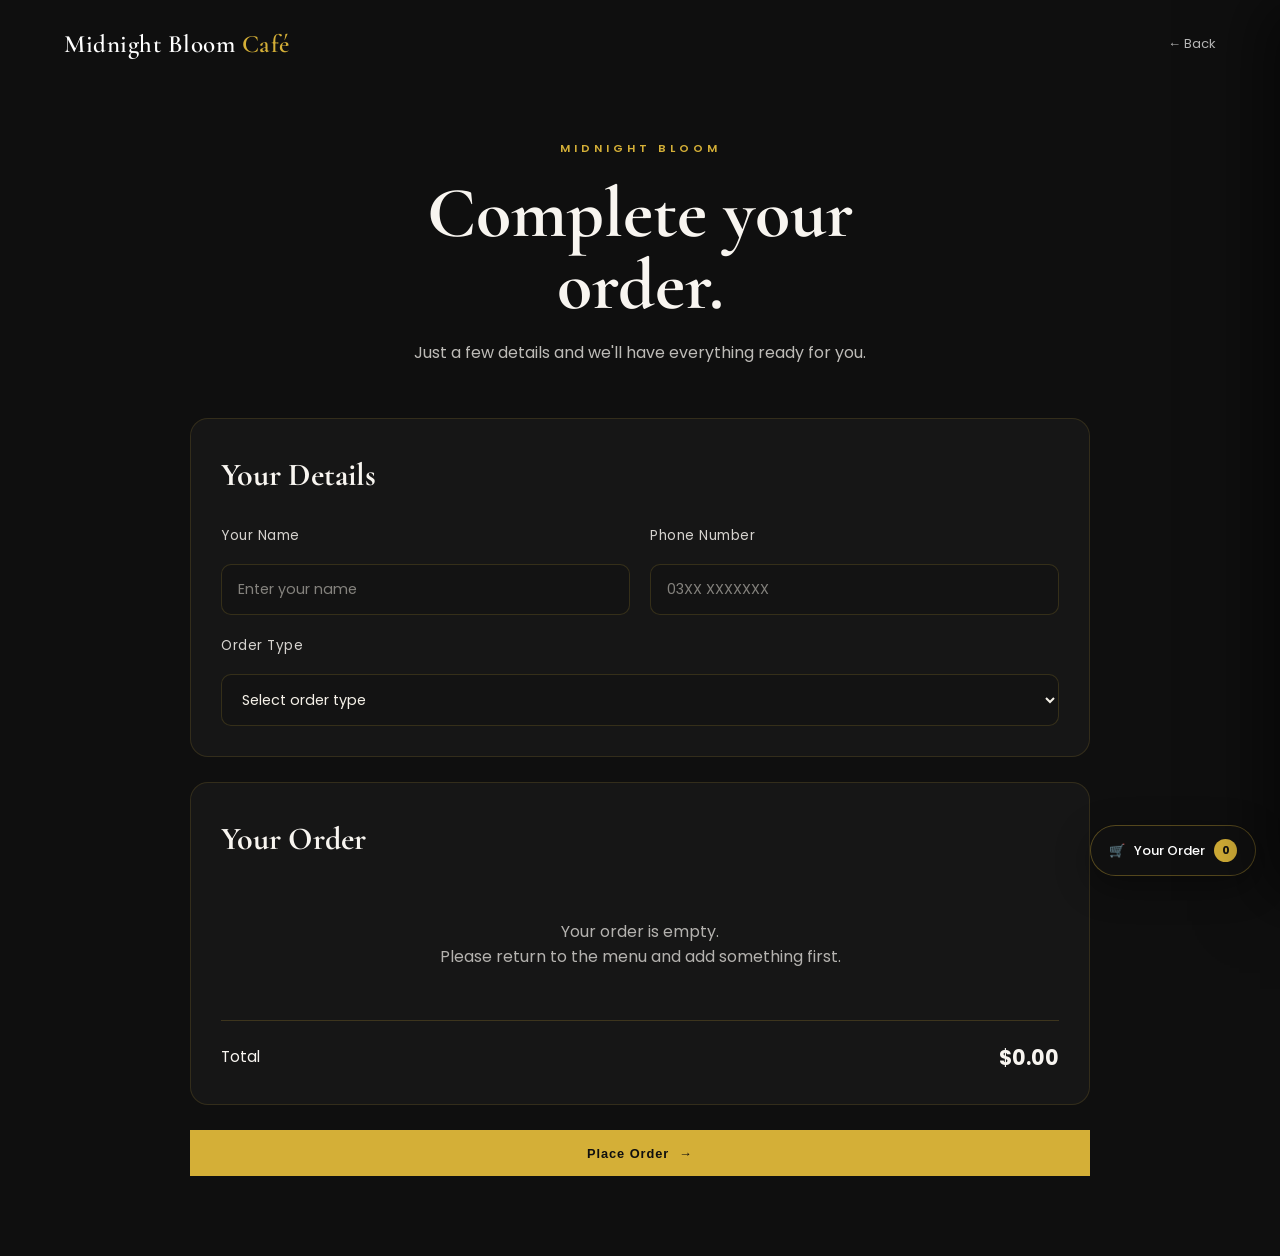
<file: pages/checkout.html>
<!DOCTYPE html>
<html lang="en">

<head>

    <meta charset="UTF-8">

    <meta
        name="viewport"
        content="width=device-width, initial-scale=1.0">

    <meta
        name="description"
        content="Complete your order at Midnight Bloom Café.">

    <title>Checkout | Midnight Bloom Café</title>


    <!-- Google Fonts -->

    <link
        rel="preconnect"
        href="https://fonts.googleapis.com">

    <link
        rel="preconnect"
        href="https://fonts.gstatic.com"
        crossorigin>

    <link
        href="https://fonts.googleapis.com/css2?family=Cormorant+Garamond:wght@500;600;700&family=Poppins:wght@300;400;500;600;700&display=swap"
        rel="stylesheet">


    <!-- Main CSS -->

    <link
        rel="stylesheet"
        href="../css/style.css">

</head>


<body>


    <!-- =========================
         Checkout Navigation
    ========================== -->

    <header class="reservation-header">

        <a
            href="../index.html"
            class="reservation-logo">

            Midnight Bloom
            <span>Café</span>

        </a>


        <a
            href="javascript:history.back()"
            class="reservation-back">

            ← Back

        </a>

    </header>



    <!-- =========================
         Checkout Page
    ========================== -->

    <main class="checkout-page">


        <div class="checkout-container">


            <!-- Heading -->

            <div class="checkout-intro">

                <p class="section-label">
                    MIDNIGHT BLOOM
                </p>

                <h1>
                    Complete your
                    <span>order.</span>
                </h1>

                <p>
                    Just a few details and we'll
                    have everything ready for you.
                </p>

            </div>



            <!-- Customer Information -->

            <section class="checkout-section">

                <h2>
                    Your Details
                </h2>


                <div class="checkout-form-row">

                    <div class="form-group">

                        <label for="order-name">
                            Your Name
                        </label>

                        <input
                            type="text"
                            id="order-name"
                            placeholder="Enter your name"
                            required>

                    </div>


                    <div class="form-group">

                        <label for="order-phone">
                            Phone Number
                        </label>

                        <input
    type="tel"
    id="order-phone"
    name="phone"
    placeholder="03XX XXXXXXX"
    inputmode="tel"
    autocomplete="tel"
    maxlength="11"
    required>

                    </div>

                </div>


                <div class="form-group">

                    <label for="order-type">
                        Order Type
                    </label>

                    <select id="order-type">

                        <option value="">
                            Select order type
                        </option>

                        <option value="Dine-in">
                            Dine-in
                        </option>

                        <option value="Takeaway">
                            Takeaway
                        </option>

                    </select>

                </div>

            </section>



            <!-- Order Summary -->

            <section class="checkout-section">

                <h2>
                    Your Order
                </h2>


                <div
                    id="checkout-items"
                    class="checkout-items">

                    <!-- Items will appear here -->

                </div>


                <div class="checkout-total">

                    <span>
                        Total
                    </span>

                    <strong id="checkout-total">
                        $0.00
                    </strong>

                </div>

            </section>



            <!-- Place Order -->

            <button
                type="button"
                id="place-order"
                class="primary-button checkout-submit">

                Place Order

                <span>→</span>

            </button>


        </div>

    </main>



    <!-- JavaScript -->

    <script src="../js/app.js"></script>

</body>

</html>
</file>
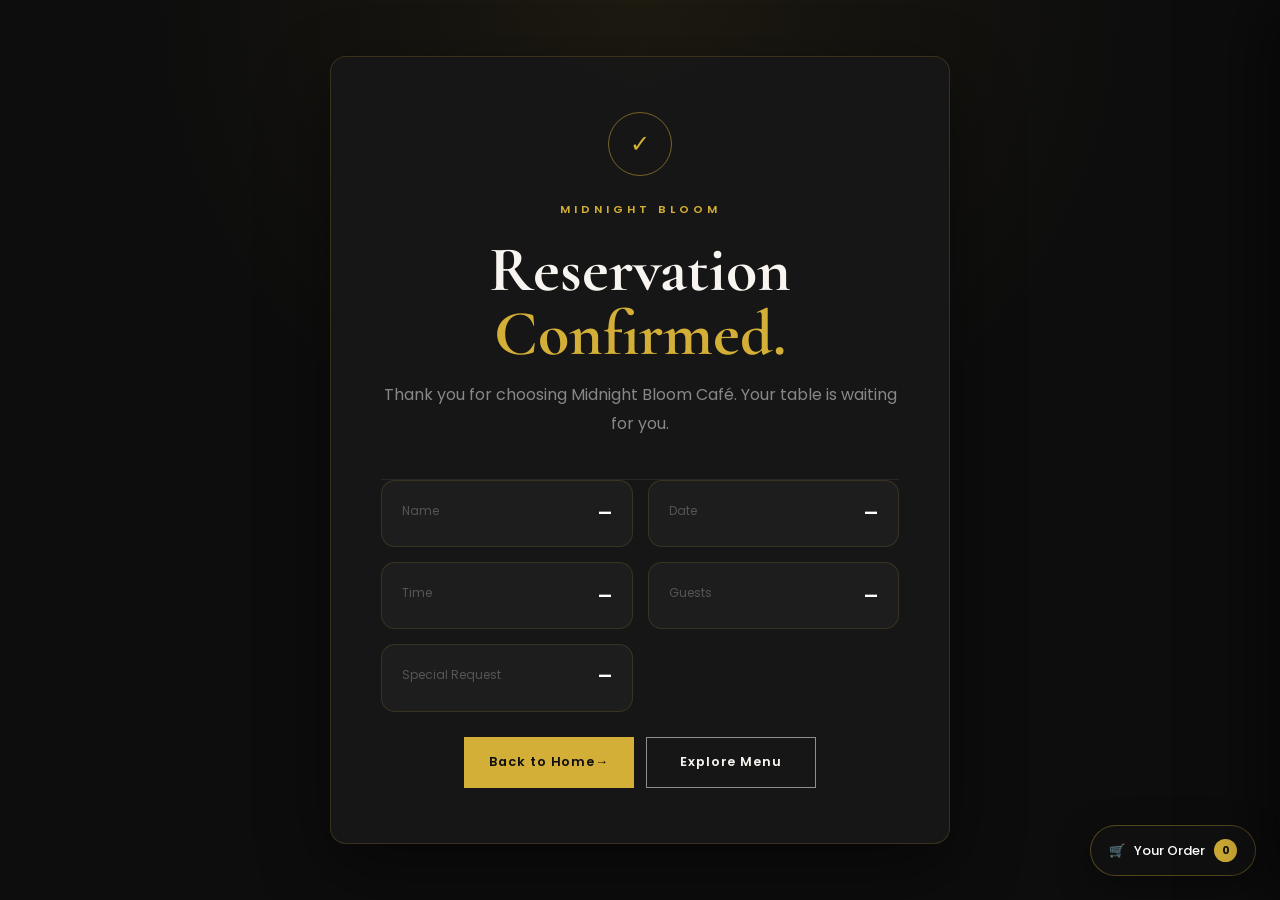
<file: pages/confirmation.html>
<!DOCTYPE html>
<html lang="en">

<head>

    <meta charset="UTF-8">

    <meta
        name="viewport"
        content="width=device-width, initial-scale=1.0">

    <meta
        name="description"
        content="Reservation confirmed at Midnight Bloom Café.">

    <title>Reservation Confirmed | Midnight Bloom Café</title>

    <link
        rel="preconnect"
        href="https://fonts.googleapis.com">

    <link
        rel="preconnect"
        href="https://fonts.gstatic.com"
        crossorigin>

    <link
        href="https://fonts.googleapis.com/css2?family=Cormorant+Garamond:wght@500;600;700&family=Poppins:wght@300;400;500;600;700&display=swap"
        rel="stylesheet">

    <link
        rel="stylesheet"
        href="../css/style.css">

</head>


<body>


    <!-- =========================
         Confirmation
    ========================== -->

    <main class="confirmation-page">

        <div class="confirmation-card">


            <div class="confirmation-icon">
                ✓
            </div>


            <p class="section-label">
                MIDNIGHT BLOOM
            </p>


            <h1>
                Reservation
                <span>Confirmed.</span>
            </h1>


            <p class="confirmation-message">
                Thank you for choosing Midnight Bloom Café.
                Your table is waiting for you.
            </p>


            <!-- Reservation Details -->

            <div class="confirmation-details">


                <div class="confirmation-detail">

                    <span>
                        Name
                    </span>

                    <strong id="confirm-name">
                        —
                    </strong>

                </div>


                <div class="confirmation-detail">

                    <span>
                        Date
                    </span>

                    <strong id="confirm-date">
                        —
                    </strong>

                </div>


                <div class="confirmation-detail">

                    <span>
                        Time
                    </span>

                    <strong id="confirm-time">
                        —
                    </strong>

                </div>


                <div class="confirmation-detail">

                    <span>
                        Guests
                    </span>

                    <strong id="confirm-guests">
                        —
                    </strong>

                </div>


                <div
                    class="confirmation-detail confirmation-request">

                    <span>
                        Special Request
                    </span>

                    <strong id="confirm-request">
                        —
                    </strong>

                </div>


            </div>


            <!-- Actions -->

            <div class="confirmation-actions">

                <a
                    href="../index.html"
                    class="primary-button">

                    Back to Home

                    <span>→</span>

                </a>


                <a
                    href="menu.html"
                    class="secondary-button">

                    Explore Menu

                </a>

            </div>


        </div>

    </main>


    <!-- JavaScript -->

    <script src="../js/app.js"></script>
<script>

    const reservation =
        JSON.parse(
            localStorage.getItem(
                "midnightBloomReservation"
            )
        );

    if (reservation) {

        document.getElementById("confirm-name").textContent =
            reservation.name;

        document.getElementById("confirm-date").textContent =
            reservation.date;

        document.getElementById("confirm-time").textContent =
            reservation.time;

        document.getElementById("confirm-guests").textContent =
            reservation.guests;

        document.getElementById("confirm-request").textContent =
            reservation.request || "None";

    }

</script>

</body>

</html>
</file>
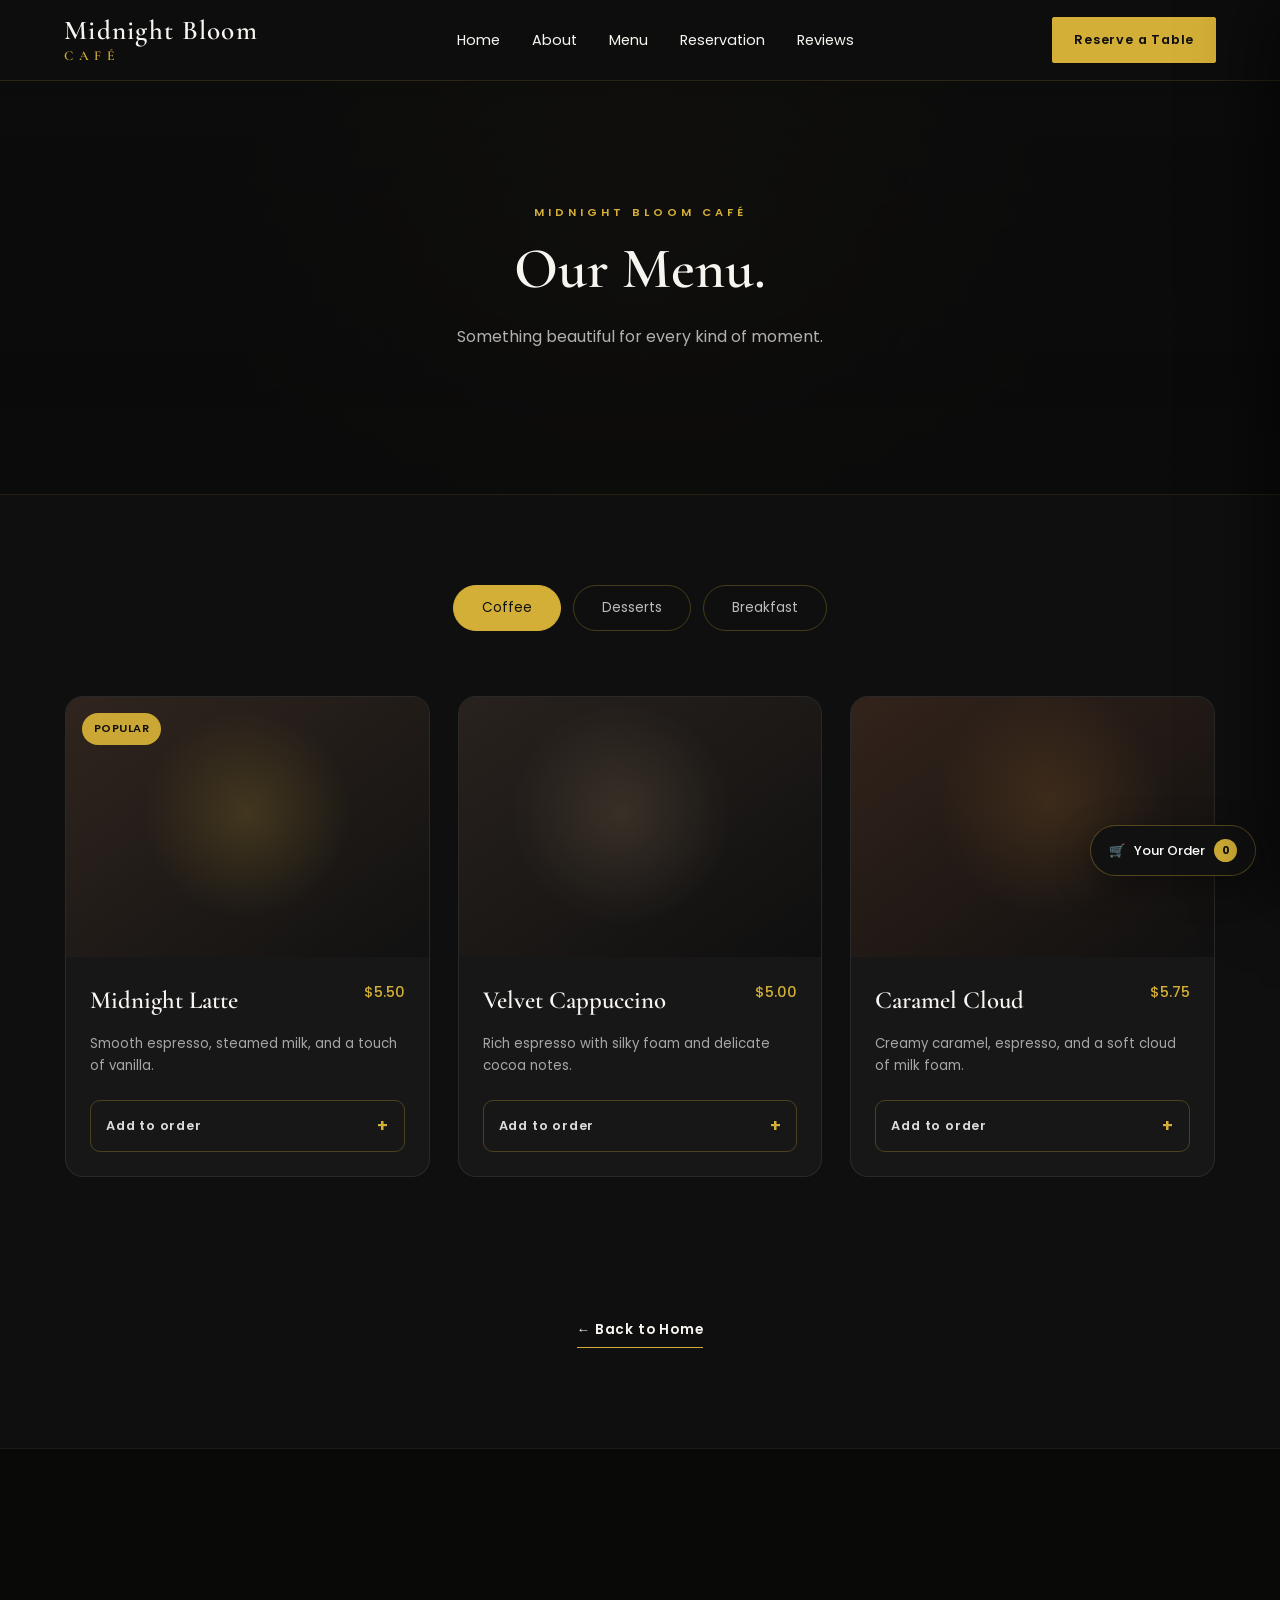
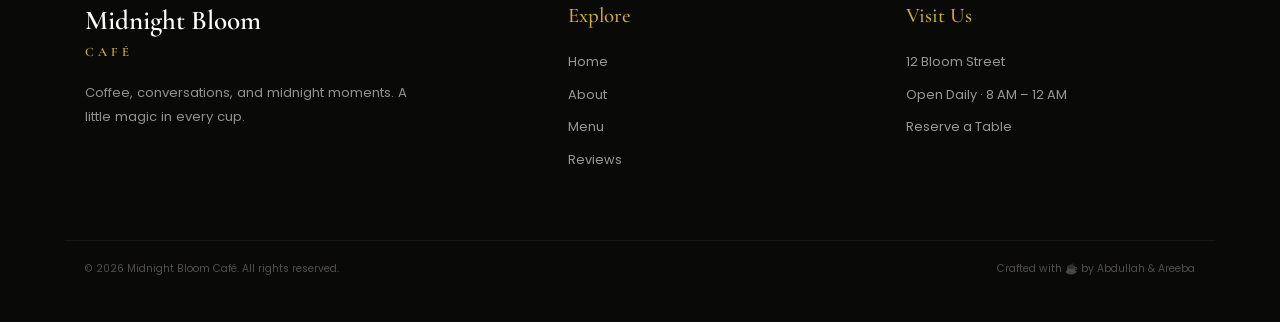
<file: pages/menu.html>
<!DOCTYPE html>
<html lang="en">

<head>

    <!-- Character Encoding -->
    <meta charset="UTF-8">

    <!-- Mobile Responsive -->
    <meta name="viewport" content="width=device-width, initial-scale=1.0">

    <!-- SEO -->
    <meta
        name="description"
        content="Explore the Midnight Bloom Café menu — handcrafted coffee, desserts and breakfast made for every kind of moment."
    >

    <meta
        name="author"
        content="Abdullah & Areeba"
    >

    <!-- Browser Tab -->
    <title>Menu | Midnight Bloom Café</title>


    <!-- Google Fonts -->

    <link rel="preconnect" href="https://fonts.googleapis.com">

    <link
        rel="preconnect"
        href="https://fonts.gstatic.com"
        crossorigin
    >

    <link
        href="https://fonts.googleapis.com/css2?family=Cormorant+Garamond:wght@500;600;700&family=Poppins:wght@300;400;500;600;700&display=swap"
        rel="stylesheet"
    >


    <!-- Main CSS -->

    <link
        rel="stylesheet"
        href="../css/style.css"
    >

</head>


<body>

    <!-- =========================
         Navigation
    ========================== -->

    <header class="site-header">

        <nav class="navbar">

            <!-- Logo -->

            <a
                href="../index.html"
                class="logo"
            >
                Midnight Bloom
                <span>Café</span>
            </a>


            <!-- Navigation Links -->

            <ul class="nav-links">

                <li>
                    <a href="../index.html">
                        Home
                    </a>
                </li>

                <li>
                    <a href="../index.html#about">
                        About
                    </a>
                </li>

                <li>
                    <a
                        href="menu.html"
                        class="active-link"
                    >
                        Menu
                    </a>
                </li>

                <li>
                    <a href="reservation.html">
                        Reservation
                    </a>
                </li>

                <li>
                    <a href="../index.html#reviews">
                        Reviews
                    </a>
                </li>

            </ul>


            <!-- Reservation Button -->

            <a
                href="reservation.html"
                class="nav-button"
            >
                Reserve a Table
            </a>


            <!-- Mobile Menu -->

            <button
                class="menu-toggle"
                aria-label="Open navigation menu"
                type="button"
            >
                ☰
            </button>

        </nav>

    </header>


    <!-- =========================
         Main Menu
    ========================== -->

    <main>

        <!-- Menu Hero -->

        <section class="menu-page-hero">

            <div class="menu-page-hero-content">

                <p class="section-label">
                    MIDNIGHT BLOOM CAFÉ
                </p>

                <h1>
                    Our
                    <span>Menu.</span>
                </h1>

                <p>
                    Something beautiful for every kind
                    of moment.
                </p>

            </div>

        </section>


        <!-- =========================
             Menu Section
        ========================== -->

        <section class="full-menu-section">

            <div class="full-menu-container">


                <!-- Category Buttons -->

                <div class="full-menu-categories">

                    <button
                        class="full-menu-category active"
                        type="button"
                        data-category="coffee"
                    >
                        Coffee
                    </button>

                    <button
                        class="full-menu-category"
                        type="button"
                        data-category="desserts"
                    >
                        Desserts
                    </button>

                    <button
                        class="full-menu-category"
                        type="button"
                        data-category="breakfast"
                    >
                        Breakfast
                    </button>

                </div>


                <!-- =========================
                     Coffee
                ========================== -->

                <div
                    class="full-menu-grid"
                    data-menu-group="coffee"
                >


                    <!-- Coffee 1 -->

                    <article class="full-menu-card">

                        <div class="full-menu-image coffee-image-1">

                            <span class="menu-badge">
                                Popular
                            </span>

                        </div>

                        <div class="full-menu-content">

                            <div class="full-menu-title">

                                <h2>
                                    Midnight Latte
                                </h2>

                                <span>
                                    $5.50
                                </span>

                            </div>

                            <p>
                                Smooth espresso, steamed milk,
                                and a touch of vanilla.
                            </p>

                            <button
                                class="add-to-cart"
                                type="button"
                                data-item="Midnight Latte"
                                data-price="5.50"
                            >
                                Add to order
                                <span>+</span>
                            </button>

                        </div>

                    </article>


                    <!-- Coffee 2 -->

                    <article class="full-menu-card">

                        <div class="full-menu-image coffee-image-2">
                        </div>

                        <div class="full-menu-content">

                            <div class="full-menu-title">

                                <h2>
                                    Velvet Cappuccino
                                </h2>

                                <span>
                                    $5.00
                                </span>

                            </div>

                            <p>
                                Rich espresso with silky foam
                                and delicate cocoa notes.
                            </p>

                            <button
                                class="add-to-cart"
                                type="button"
                                data-item="Velvet Cappuccino"
                                data-price="5.00"
                            >
                                Add to order
                                <span>+</span>
                            </button>

                        </div>

                    </article>


                    <!-- Coffee 3 -->

                    <article class="full-menu-card">

                        <div class="full-menu-image coffee-image-3">
                        </div>

                        <div class="full-menu-content">

                            <div class="full-menu-title">

                                <h2>
                                    Caramel Cloud
                                </h2>

                                <span>
                                    $5.75
                                </span>

                            </div>

                            <p>
                                Creamy caramel, espresso,
                                and a soft cloud of milk foam.
                            </p>

                            <button
                                class="add-to-cart"
                                type="button"
                                data-item="Caramel Cloud"
                                data-price="5.75"
                            >
                                Add to order
                                <span>+</span>
                            </button>

                        </div>

                    </article>

                </div>


                <!-- =========================
                     Desserts
                ========================== -->

                <div
                    class="full-menu-grid"
                    data-menu-group="desserts"
                    hidden
                >


                    <!-- Dessert 1 -->

                    <article class="full-menu-card">

                        <div class="full-menu-image dessert-image-1">
                        </div>

                        <div class="full-menu-content">

                            <div class="full-menu-title">

                                <h2>
                                    Midnight Chocolate Cake
                                </h2>

                                <span>
                                    $6.50
                                </span>

                            </div>

                            <p>
                                Dark chocolate cake with
                                silky ganache and cocoa.
                            </p>

                            <button
                                class="add-to-cart"
                                type="button"
                                data-item="Midnight Chocolate Cake"
                                data-price="6.50"
                            >
                                Add to order
                                <span>+</span>
                            </button>

                        </div>

                    </article>


                    <!-- Dessert 2 -->

                    <article class="full-menu-card">

                        <div class="full-menu-image dessert-image-2">
                        </div>

                        <div class="full-menu-content">

                            <div class="full-menu-title">

                                <h2>
                                    Berry Bloom Tart
                                </h2>

                                <span>
                                    $6.00
                                </span>

                            </div>

                            <p>
                                Buttery pastry filled with
                                vanilla cream and fresh berries.
                            </p>

                            <button
                                class="add-to-cart"
                                type="button"
                                data-item="Berry Bloom Tart"
                                data-price="6.00"
                            >
                                Add to order
                                <span>+</span>
                            </button>

                        </div>

                    </article>

                </div>


                <!-- =========================
                     Breakfast
                ========================== -->

                <div
                    class="full-menu-grid"
                    data-menu-group="breakfast"
                    hidden
                >


                    <!-- Breakfast 1 -->

                    <article class="full-menu-card">

                        <div class="full-menu-image breakfast-image-1">
                        </div>

                        <div class="full-menu-content">

                            <div class="full-menu-title">

                                <h2>
                                    Bloom Breakfast
                                </h2>

                                <span>
                                    $8.50
                                </span>

                            </div>

                            <p>
                                Toasted sourdough, eggs, avocado,
                                and fresh seasonal greens.
                            </p>

                            <button
                                class="add-to-cart"
                                type="button"
                                data-item="Bloom Breakfast"
                                data-price="8.50"
                            >
                                Add to order
                                <span>+</span>
                            </button>

                        </div>

                    </article>


                    <!-- Breakfast 2 -->

                    <article class="full-menu-card">

                        <div class="full-menu-image breakfast-image-2">
                        </div>

                        <div class="full-menu-content">

                            <div class="full-menu-title">

                                <h2>
                                    Honey French Toast
                                </h2>

                                <span>
                                    $7.50
                                </span>

                            </div>

                            <p>
                                Golden brioche, honey, berries,
                                and a touch of cinnamon.
                            </p>

                            <button
                                class="add-to-cart"
                                type="button"
                                data-item="Honey French Toast"
                                data-price="7.50"
                            >
                                Add to order
                                <span>+</span>
                            </button>

                        </div>

                    </article>

                </div>

            </div>

        </section>


        <!-- =========================
             Back to Home
        ========================== -->

        <section class="menu-back-home">

            <a
                href="../index.html"
                class="text-link"
            >
                ← Back to Home
            </a>

        </section>

    </main>


    <!-- =========================
         Footer
    ========================== -->

    <footer class="site-footer">

        <div class="footer-container">

            <div class="footer-brand">

                <a
                    href="../index.html"
                    class="footer-logo"
                >
                    Midnight Bloom
                    <span>Café</span>
                </a>

                <p>
                    Coffee, conversations, and midnight moments.
                    A little magic in every cup.
                </p>

            </div>


            <div class="footer-column">

                <h3>
                    Explore
                </h3>

                <a href="../index.html">
                    Home
                </a>

                <a href="../index.html#about">
                    About
                </a>

                <a href="menu.html">
                    Menu
                </a>

                <a href="../index.html#reviews">
                    Reviews
                </a>

            </div>


            <div class="footer-column">

                <h3>
                    Visit Us
                </h3>

                <p>
                    12 Bloom Street
                </p>

                <p>
                    Open Daily · 8 AM – 12 AM
                </p>

                <a href="reservation.html">
                    Reserve a Table
                </a>

            </div>

        </div>


        <div class="footer-bottom">

            <p>
                © 2026 Midnight Bloom Café.
                All rights reserved.
            </p>

            <p>
                Crafted with ☕ by Abdullah & Areeba
            </p>

        </div>

    </footer>


    <!-- JavaScript -->

    <script src="../js/app.js"></script>

</body>

</html>
</file>
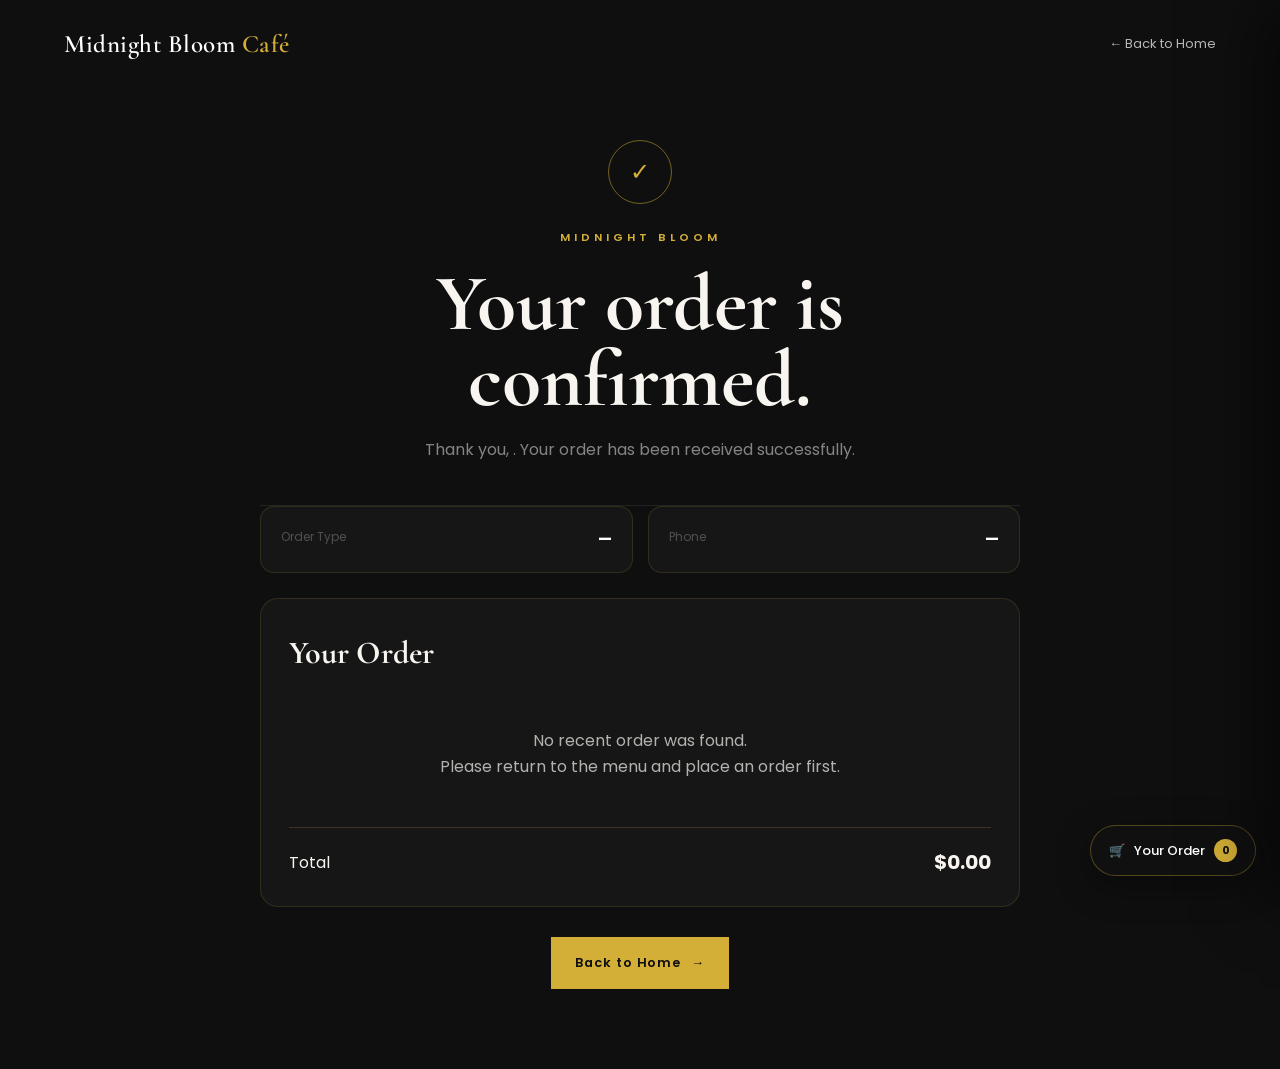
<file: pages/order-confirmation.html>
<!DOCTYPE html>
<html lang="en">

<head>

    <meta charset="UTF-8">

    <meta
        name="viewport"
        content="width=device-width, initial-scale=1.0">

    <meta
        name="description"
        content="Your Midnight Bloom Café order confirmation.">

    <title>Order Confirmed | Midnight Bloom Café</title>

    <link
        rel="preconnect"
        href="https://fonts.googleapis.com">

    <link
        rel="preconnect"
        href="https://fonts.gstatic.com"
        crossorigin>

    <link
        href="https://fonts.googleapis.com/css2?family=Cormorant+Garamond:wght@500;600;700&family=Poppins:wght@300;400;500;600;700&display=swap"
        rel="stylesheet">

    <link
        rel="stylesheet"
        href="../css/style.css">

</head>


<body>

    <!-- =========================
         Confirmation Navigation
    ========================== -->

    <header class="reservation-header">

        <a
            href="../index.html"
            class="reservation-logo">

            Midnight Bloom
            <span>Café</span>

        </a>

        <a
            href="../index.html"
            class="reservation-back">

            ← Back to Home

        </a>

    </header>


    <!-- =========================
         Order Confirmation
    ========================== -->

    <main class="order-confirmation-page">

        <div class="order-confirmation-container">

            <div class="confirmation-icon">
                ✓
            </div>

            <p class="section-label">
                MIDNIGHT BLOOM
            </p>

            <h1>
                Your order is
                <span>confirmed.</span>
            </h1>

            <p class="confirmation-message">
                Thank you, <strong id="confirmation-name"></strong>.
                Your order has been received successfully.
            </p>


            <!-- Customer Details -->

            <div class="confirmation-details">

                <div class="confirmation-detail">

                    <span>
                        Order Type
                    </span>

                    <strong id="confirmation-type">
                        —
                    </strong>

                </div>


                <div class="confirmation-detail">

                    <span>
                        Phone
                    </span>

                    <strong id="confirmation-phone">
                        —
                    </strong>

                </div>

            </div>


            <!-- Order Items -->

            <div class="confirmation-order">

                <h2>
                    Your Order
                </h2>

                <div
                    id="confirmation-items"
                    class="confirmation-items">

                </div>


                <div class="confirmation-total">

                    <span>
                        Total
                    </span>

                    <strong id="confirmation-total">
                        $0.00
                    </strong>

                </div>

            </div>


            <a
                href="../index.html"
                class="primary-button confirmation-home">

                Back to Home

                <span>→</span>

            </a>

        </div>

    </main>


    <script src="../js/app.js"></script>

</body>

</html>
</file>
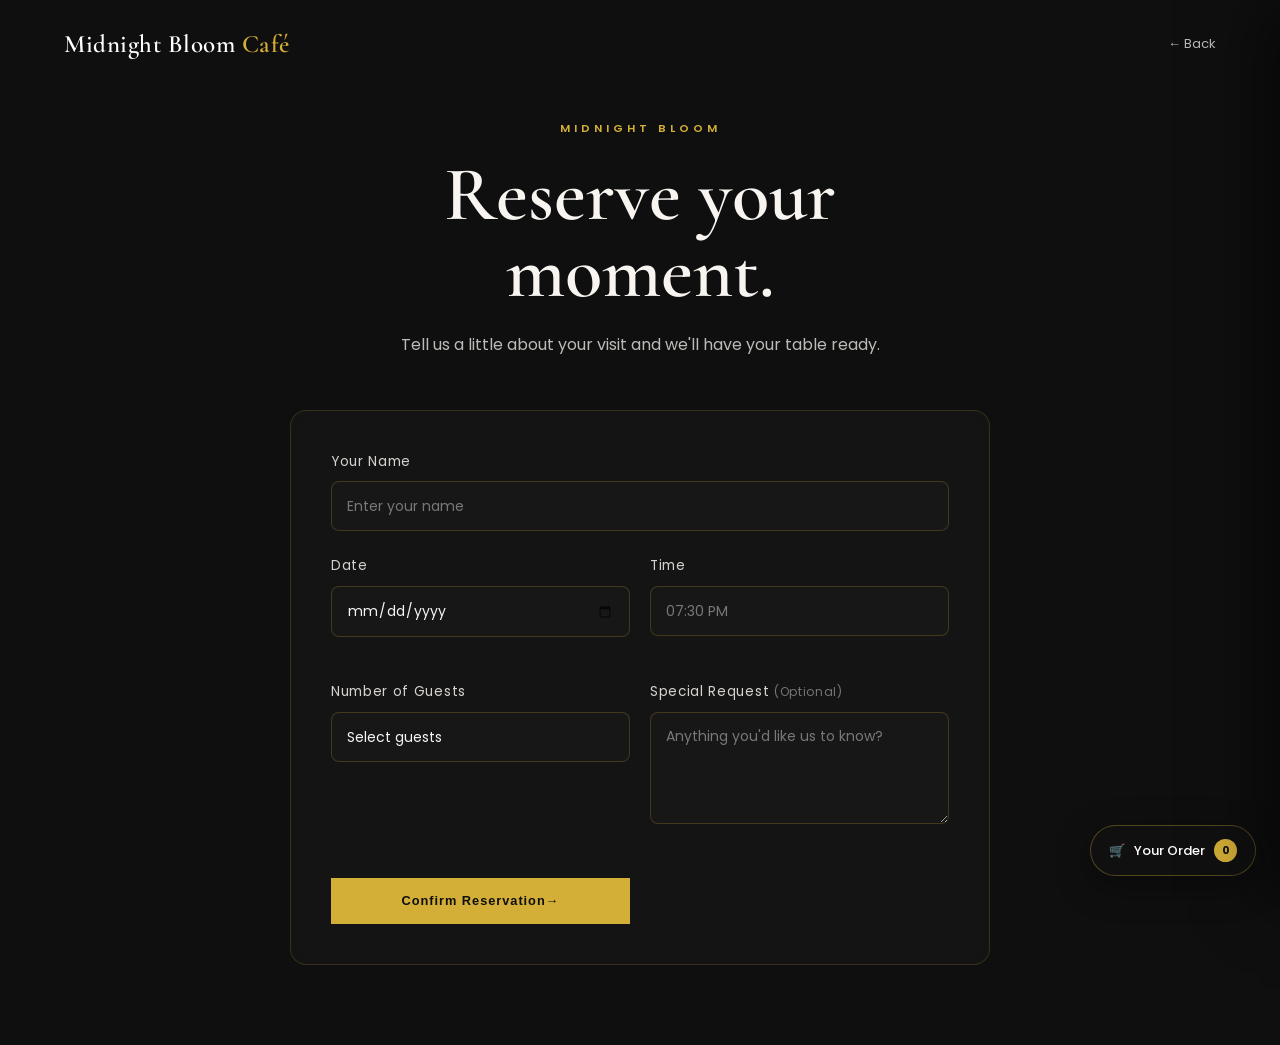
<file: pages/reservation.html>
<!DOCTYPE html>
<html lang="en">

<head>

    <meta charset="UTF-8">

    <meta
        name="viewport"
        content="width=device-width, initial-scale=1.0">

    <meta
        name="description"
        content="Reserve your table at Midnight Bloom Café.">

    <title>Reserve a Table | Midnight Bloom Café</title>

    <link
        rel="preconnect"
        href="https://fonts.googleapis.com">

    <link
        rel="preconnect"
        href="https://fonts.gstatic.com"
        crossorigin>

    <link
        href="https://fonts.googleapis.com/css2?family=Cormorant+Garamond:wght@500;600;700&family=Poppins:wght@300;400;500;600;700&display=swap"
        rel="stylesheet">

    <link
        rel="stylesheet"
        href="../css/style.css">

</head>


<body>

    <!-- Reservation Navigation -->

<header class="reservation-header">

    <a href="../index.html" class="reservation-logo">
        Midnight Bloom
        <span>Café</span>
    </a>

    <a href="javascript:history.back()" class="reservation-back">
        ← Back
    </a>

</header>

    <!-- =========================
         Reservation Page
    ========================== -->

    <main class="reservation-page">

        <div class="reservation-page-content">

    <div class="reservation-intro">

        <p class="section-label">
            MIDNIGHT BLOOM
        </p>

        <h1>
            Reserve your
            <span>moment.</span>
        </h1>

        <p>
            Tell us a little about your visit
            and we'll have your table ready.
        </p>

    </div>


    <form class="reservation-form">

        <div class="form-group">

            <label for="guest-name">
                Your Name
            </label>

            <input
                type="text"
                id="guest-name"
                name="guestName"
                placeholder="Enter your name"
                required>

        </div>


        <div class="form-row">

            <div class="form-group">

                <label for="reservation-date">
                    Date
                </label>

                <input
                    type="date"
                    id="reservation-date"
                    name="date"
                    required>

            </div>
<div class="form-group">

    <label for="reservation-time">
        Time
    </label>

    <input
        type="text"
        id="reservation-time"
        name="time"
        placeholder="07:30 PM"
        autocomplete="off"
        maxlength="8"
        required>

</div>
        <div class="form-group">

            <label for="guests">
                Number of Guests
            </label>

            <select
                id="guests"
                name="guests"
                required>

                <option value="">
                    Select guests
                </option>

                <option value="1">
                    1 Guest
                </option>

                <option value="2">
                    2 Guests
                </option>

                <option value="3">
                    3 Guests
                </option>

                <option value="4">
                    4 Guests
                </option>

                <option value="5">
                    5 Guests
                </option>

                <option value="6">
                    6 Guests
                </option>

                <option value="7+">
                    7+ Guests
                </option>

            </select>

        </div>


        <div class="form-group">

            <label for="special-request">
                Special Request
                <span>(Optional)</span>
            </label>

            <textarea
                id="special-request"
                name="specialRequest"
                rows="4"
                placeholder="Anything you'd like us to know?"></textarea>

        </div>


        <button
            type="submit"
            class="primary-button reservation-submit">

            Confirm Reservation

            <span>→</span>

        </button>

    </form>

</div>

    </main>


    <script src="../js/app.js"></script>

</body>

</html>
</file>
<file: css/style.css>
/* ===========================
   Midnight Bloom Café
   Global Styles
   Version 1.0
=========================== */

* {
    margin: 0;
    padding: 0;
    box-sizing: border-box;
}

:root {
    --primary-bg: #0F0F0F;
    --secondary-bg: #181818;
    --gold: #D4AF37;
    --cream: #F8F5F0;
    --coffee: #6F4E37;
    --accent: #B76E79;

    --transition: 0.3s ease;
    --border-radius: 12px;
}

body {
    background-color: var(--primary-bg);
    color: var(--cream);
    font-family: "Poppins", sans-serif;
    line-height: 1.6;
    overflow-x: hidden;
}

/* =========================
   Luxury Loading Screen
========================= */

#loader {
    position: fixed;
    inset: 0;
    z-index: 9999;

    display: flex;
    align-items: center;
    justify-content: center;

    background-color: var(--primary-bg);

    transition: opacity 0.8s ease, visibility 0.8s ease;
}

/* Loader content */

#loader::before {
    content: "MIDNIGHT BLOOM";

    font-family: "Cormorant Garamond", serif;
    font-size: 2rem;
    font-weight: 600;
    letter-spacing: 0.35rem;

    color: var(--gold);

    animation: loaderPulse 1.8s ease-in-out infinite;
}

/* Loader disappears */

#loader.hide {
    opacity: 0;
    visibility: hidden;
}

/* Soft breathing animation */

@keyframes loaderPulse {

    0%,
    100% {
        opacity: 0.35;
        transform: scale(0.96);
    }

    50% {
        opacity: 1;
        transform: scale(1);
    }
}

/* =========================
   Navigation Bar
========================= */

.site-header {
    position: fixed;
    top: 0;
    left: 0;
    width: 100%;
    z-index: 1000;

    background: rgba(15, 15, 15, 0.85);
    backdrop-filter: blur(12px);

    border-bottom: 1px solid rgba(212, 175, 55, 0.15);
}

.navbar {
    width: min(1200px, 90%);
    min-height: 80px;

    margin: 0 auto;

    display: flex;
    align-items: center;
    justify-content: space-between;
}

/* Logo */

.logo {
    color: var(--cream);
    text-decoration: none;

    font-family: "Cormorant Garamond", serif;
    font-size: 1.7rem;
    font-weight: 600;
    letter-spacing: 0.08rem;

    line-height: 1;
}

.logo span {
    display: block;

    color: var(--gold);

    font-size: 0.85rem;
    letter-spacing: 0.35rem;
    text-transform: uppercase;

    margin-top: 5px;
}

/* Navigation Links */

.nav-links {
    display: flex;
    align-items: center;
    gap: 2rem;

    list-style: none;
}

.nav-links a {
    position: relative;

    color: var(--cream);
    text-decoration: none;

    font-size: 0.9rem;
    font-weight: 400;

    transition: color 0.3s ease;
}

.nav-links a:hover {
    color: var(--gold);
}

/* Underline Animation */

.nav-links a::after {
    content: "";

    position: absolute;
    left: 0;
    bottom: -7px;

    width: 0;
    height: 1px;

    background: var(--gold);

    transition: width 0.3s ease;
}

.nav-links a:hover::after {
    width: 100%;
}

/* Reservation Button */

.nav-button {
    padding: 0.75rem 1.3rem;

    color: var(--primary-bg);
    background: var(--gold);

    text-decoration: none;

    font-size: 0.8rem;
    font-weight: 600;
    letter-spacing: 0.05rem;

    border: 1px solid var(--gold);
    border-radius: 2px;

    transition:
        background-color 0.3s ease,
        color 0.3s ease,
        transform 0.3s ease;
}

.nav-button:hover {
    color: var(--gold);
    background: transparent;

    transform: translateY(-2px);
}

/* Mobile Menu Button */

.menu-toggle {
    display: none;

    border: none;
    background: transparent;

    color: var(--cream);

    font-size: 1.6rem;

    cursor: pointer;
}

/* =========================
   Mobile Navigation
========================= */

@media (max-width: 768px) {

    .navbar {
        min-height: 70px;
    }

    .nav-links {
        position: absolute;
        top: 70px;
        left: 0;

        width: 100%;

        padding: 1.5rem 0;

        flex-direction: column;
        gap: 1.5rem;

        background: rgba(15, 15, 15, 0.97);

        border-bottom: 1px solid rgba(212, 175, 55, 0.15);

        transform: translateY(-150%);
        transition: transform 0.4s ease;
    }

    .nav-links.open {
    transform: translateY(0);
}

    .nav-button {
        display: none;
    }

    .menu-toggle {
        display: block;
    }

}

/* =========================
   Hero Section
========================= */

.hero {
    position: relative;

    min-height: 100vh;

    display: flex;
    align-items: center;
    justify-content: center;

    overflow: hidden;

    background:
        linear-gradient(
            rgba(10, 10, 10, 0.55),
            rgba(10, 10, 10, 0.75)
        ),
        url("../assets/images/cafe-hero.jpg");

    background-size: cover;
    background-position: center;
    background-repeat: no-repeat;
}

/* Hero Overlay */

.hero-overlay {
    position: absolute;

    inset: 0;

    background:
        radial-gradient(
            circle at center,
            transparent 0%,
            rgba(10, 10, 10, 0.35) 60%,
            rgba(10, 10, 10, 0.75) 100%
        );

    pointer-events: none;
}

/* Hero Content */

.hero-content {
    position: relative;
    z-index: 2;

    width: min(850px, 90%);

    text-align: center;

    margin-top: 80px;
}

/* Small Label */

.hero-label {
    margin-bottom: 1.2rem;

    color: var(--gold);

    font-size: 0.75rem;
    font-weight: 600;

    letter-spacing: 0.25rem;

    text-transform: uppercase;
}

/* Main Heading */

.hero h1 {
    margin: 0;

    color: var(--cream);

    font-family: "Cormorant Garamond", serif;

    font-size: clamp(3.5rem, 8vw, 7rem);

    font-weight: 500;

    line-height: 0.95;

    letter-spacing: -0.02em;
}

.hero h1 span {
    display: block;

    color: var(--gold);

    font-style: italic;
}

/* Description */

.hero-description {
    max-width: 550px;

    margin: 2rem auto 0;

    color: rgba(245, 240, 230, 0.82);

    font-size: 1.05rem;

    line-height: 1.8;
}

/* Hero Buttons */

.hero-actions {
    display: flex;

    justify-content: center;
    align-items: center;

    gap: 1rem;

    margin-top: 2.5rem;
}

.primary-button,
.secondary-button {
    display: inline-flex;

    align-items: center;
    justify-content: center;

    min-width: 170px;

    padding: 0.9rem 1.4rem;

    text-decoration: none;

    font-size: 0.8rem;
    font-weight: 600;

    letter-spacing: 0.06rem;

    transition:
        background-color 0.3s ease,
        color 0.3s ease,
        border-color 0.3s ease,
        transform 0.3s ease;
}

/* Primary Button */

.primary-button {
    color: var(--primary-bg);

    background: var(--gold);

    border: 1px solid var(--gold);
}

.primary-button:hover {
    color: var(--gold);

    background: transparent;

    transform: translateY(-3px);
}

/* Secondary Button */

.secondary-button {
    color: var(--cream);

    background: transparent;

    border: 1px solid rgba(245, 240, 230, 0.55);
}

.secondary-button:hover {
    color: var(--primary-bg);

    background: var(--cream);

    border-color: var(--cream);

    transform: translateY(-3px);
}

/* Scroll Indicator */

.scroll-indicator {
    position: absolute;

    bottom: 2rem;
    left: 50%;

    z-index: 2;

    display: flex;
    flex-direction: column;
    align-items: center;

    gap: 0.4rem;

    transform: translateX(-50%);

    color: rgba(245, 240, 230, 0.65);

    text-decoration: none;

    font-size: 0.65rem;

    letter-spacing: 0.15rem;

    text-transform: uppercase;
}

.scroll-arrow {
    font-size: 1.2rem;

    animation: scrollBounce 1.5s ease-in-out infinite;
}

@keyframes scrollBounce {

    0%,
    100% {
        transform: translateY(0);
    }

    50% {
        transform: translateY(6px);
    }

}

/* =========================
   Hero Mobile
========================= */

@media (max-width: 768px) {

    .hero {
        min-height: 100svh;

        background-position: center;
    }

    .hero-content {
        margin-top: 60px;
    }

    .hero-label {
        font-size: 0.65rem;

        letter-spacing: 0.16rem;
    }

    .hero h1 {
        font-size: clamp(3rem, 14vw, 5rem);

        line-height: 0.98;
    }

    .hero-description {
        margin-top: 1.5rem;

        font-size: 0.95rem;

        line-height: 1.7;
    }

    .hero-actions {
        flex-direction: column;

        width: 100%;

        margin-top: 2rem;
    }

    .primary-button,
    .secondary-button {
        width: min(280px, 90%);
    }

    .scroll-indicator {
        bottom: 1.2rem;
    }

}

/* =========================
   About Section
========================= */

.about-section {
    padding: 8rem 0;

    background: var(--primary-bg);
}

.about-container {
    width: min(1100px, 90%);

    margin: 0 auto;

    display: grid;

    grid-template-columns: 1fr 1fr;

    align-items: center;

    gap: 6rem;
}

/* About Image */

.about-image {
    position: relative;

    min-height: 520px;

    background:
        linear-gradient(
            rgba(10, 10, 10, 0.25),
            rgba(10, 10, 10, 0.45)
        ),
        url("../assets/images/about-cafe.jpg");

    background-size: cover;
    background-position: center;

    border: 1px solid rgba(212, 175, 55, 0.25);
}

/* Decorative Frame */

.about-image-frame {
    position: absolute;

    right: -35px;
    bottom: -35px;

    width: 150px;
    height: 150px;

    display: flex;
    flex-direction: column;

    align-items: center;
    justify-content: center;

    background: var(--gold);

    color: var(--primary-bg);

    text-align: center;
}

.about-image-frame span {
    font-size: 0.7rem;

    letter-spacing: 0.15rem;

    text-transform: uppercase;
}

.about-image-frame strong {
    margin-top: 0.3rem;

    font-family: "Cormorant Garamond", serif;

    font-size: 2.8rem;

    font-weight: 500;
}

/* About Content */

.about-content {
    max-width: 500px;
}

.section-label {
    margin-bottom: 1.2rem;

    color: var(--gold);

    font-size: 0.7rem;

    font-weight: 600;

    letter-spacing: 0.25rem;

    text-transform: uppercase;
}

.about-content h2 {
    margin: 0;

    color: var(--cream);

    font-family: "Cormorant Garamond", serif;

    font-size: clamp(3rem, 5vw, 4.5rem);

    font-weight: 500;

    line-height: 0.95;
}

.about-content h2 span {
    display: block;

    color: var(--gold);

    font-style: italic;
}

.about-content p:not(.section-label) {
    margin-top: 1.5rem;

    color: rgba(245, 240, 230, 0.7);

    font-size: 0.95rem;

    line-height: 1.9;
}

/* Text Link */

.text-link {
    display: inline-flex;

    align-items: center;

    gap: 0.7rem;

    margin-top: 2rem;

    color: var(--cream);

    text-decoration: none;

    font-size: 0.85rem;

    font-weight: 600;

    letter-spacing: 0.05rem;

    border-bottom: 1px solid var(--gold);

    padding-bottom: 0.4rem;
}

.text-link span {
    color: var(--gold);

    transition: transform 0.3s ease;
}

.text-link:hover span {
    transform: translateX(5px);
}

/* =========================
   About Mobile
========================= */

@media (max-width: 768px) {

    .about-section {
        padding: 6rem 0;
    }

    .about-container {
        grid-template-columns: 1fr;

        gap: 4rem;
    }

    .about-image {
        min-height: 400px;
    }

    .about-image-frame {
        right: 15px;
        bottom: -25px;

        width: 125px;
        height: 125px;
    }

    .about-image-frame strong {
        font-size: 2.3rem;
    }

    .about-content {
        max-width: 100%;
    }

}

/* =========================
   Menu Preview
========================= */

.menu-preview {
    padding: 8rem 0;

    background: #11100f;
}

.section-heading {
    width: min(700px, 90%);

    margin: 0 auto;

    text-align: center;
}

.section-heading h2 {
    margin: 0;

    color: var(--cream);

    font-family: "Cormorant Garamond", serif;

    font-size: clamp(3rem, 6vw, 5rem);

    font-weight: 500;

    line-height: 0.95;
}

.section-heading h2 span {
    display: block;

    color: var(--gold);

    font-style: italic;
}

.section-intro {
    max-width: 550px;

    margin: 1.5rem auto 0;

    color: rgba(245, 240, 230, 0.65);

    font-size: 0.95rem;

    line-height: 1.8;
}


/* Menu Categories */

.menu-categories {
    display: flex;

    justify-content: center;

    gap: 2rem;

    margin-top: 3rem;
}

.menu-category {
    padding: 0.6rem 0;

    color: rgba(245, 240, 230, 0.55);

    background: transparent;

    border: none;
    border-bottom: 1px solid transparent;

    cursor: pointer;

    font-family: inherit;

    font-size: 0.8rem;

    letter-spacing: 0.08rem;

    transition:
        color 0.3s ease,
        border-color 0.3s ease;
}

.menu-category:hover,
.menu-category.active {
    color: var(--gold);

    border-bottom-color: var(--gold);
}


/* Menu Grid */

.menu-grid {
    width: min(1100px, 90%);

    margin: 4rem auto 0;

    display: grid;

    grid-template-columns: repeat(3, 1fr);

    gap: 1.5rem;
}


/* Menu Card */

.menu-card {
    overflow: hidden;

    background: #171615;

    border: 1px solid rgba(245, 240, 230, 0.08);

    transition:
        transform 0.3s ease,
        border-color 0.3s ease;
}

.menu-card:hover {
    transform: translateY(-7px);

    border-color: rgba(212, 175, 55, 0.35);
}


/* Card Images */

.menu-card-image {
    position: relative;

    height: 280px;

    background-size: cover;
    background-position: center;
}


/*
   Temporary coffee backgrounds.
   Real images will be added later.
*/

.coffee-image-1 {
    background:
        linear-gradient(
            rgba(40, 25, 15, 0.2),
            rgba(10, 10, 10, 0.5)
        ),
        url("../assets/images/coffee-1.jpg");
}

.coffee-image-2 {
    background:
        linear-gradient(
            rgba(40, 25, 15, 0.2),
            rgba(10, 10, 10, 0.5)
        ),
        url("../assets/images/coffee-2.jpg");
}

.coffee-image-3 {
    background:
        linear-gradient(
            rgba(40, 25, 15, 0.2),
            rgba(10, 10, 10, 0.5)
        ),
        url("../assets/images/coffee-3.jpg");
}


/* Badge */

.menu-badge {
    position: absolute;

    top: 1rem;
    left: 1rem;

    padding: 0.4rem 0.7rem;

    color: var(--primary-bg);

    background: var(--gold);

    font-size: 0.65rem;

    font-weight: 700;

    letter-spacing: 0.08rem;

    text-transform: uppercase;
}


/* Card Content */

.menu-card-content {
    padding: 1.5rem;
}

.menu-card-title {
    display: flex;

    justify-content: space-between;

    align-items: center;

    gap: 1rem;
}

.menu-card-title h3 {
    margin: 0;

    color: var(--cream);

    font-family: "Cormorant Garamond", serif;

    font-size: 1.6rem;

    font-weight: 500;
}

.menu-card-title span {
    color: var(--gold);

    font-size: 0.85rem;

    font-weight: 600;
}

.menu-card-content p {
    min-height: 50px;

    margin: 0.8rem 0 1.3rem;

    color: rgba(245, 240, 230, 0.55);

    font-size: 0.82rem;

    line-height: 1.6;
}


/* Add To Cart */

.add-to-cart {
    width: 100%;

    display: flex;

    justify-content: space-between;

    align-items: center;

    padding: 0.8rem 0;

    color: var(--cream);

    background: transparent;

    border: none;
    border-top: 1px solid rgba(245, 240, 230, 0.1);

    cursor: pointer;

    font-family: inherit;

    font-size: 0.75rem;

    font-weight: 600;

    letter-spacing: 0.05rem;

    transition: color 0.3s ease;
}

.add-to-cart span {
    color: var(--gold);

    font-size: 1.2rem;

    transition: transform 0.3s ease;
}

.add-to-cart:hover {
    color: var(--gold);
}

.add-to-cart:hover span {
    transform: rotate(90deg);
}


/* View All */

.menu-view-all {
    display: flex;

    justify-content: center;

    margin-top: -5rem;
}

/* =========================
   Menu Mobile
========================= */

@media (max-width: 768px) {

    .menu-preview {
        padding: 6rem 0;
    }

    .menu-categories {
        gap: 1.2rem;

        overflow-x: auto;

        justify-content: flex-start;

        width: 90%;

        margin-left: auto;
        margin-right: auto;

        padding-bottom: 0.5rem;
    }

    .menu-category {
        flex-shrink: 0;
    }

    .menu-grid {
        grid-template-columns: 1fr;

        width: min(420px, 90%);

        gap: 2rem;

        margin-top: 3rem;
    }

    .menu-card-image {
        height: 260px;
    }

    .menu-card-content {
        padding: 1.3rem;
    }

}

/* =========================
   Menu Filter Visibility
========================= */

.menu-card {
    display: none;
}

.menu-card.show {
    display: block;
}

/* =========================
   Breakfast Images
========================= */

.breakfast-image-1 {
    background:
        linear-gradient(
            rgba(40, 25, 15, 0.2),
            rgba(10, 10, 10, 0.5)
        ),
        url("../assets/images/breakfast-1.jpg");

    background-size: cover;
    background-position: center;
}

.breakfast-image-2 {
    background:
        linear-gradient(
            rgba(40, 25, 15, 0.2),
            rgba(10, 10, 10, 0.5)
        ),
        url("../assets/images/breakfast-2.jpg");

    background-size: cover;
    background-position: center;
}

/* =========================
   Why Midnight Bloom
========================= */

.why-section {
    padding: 8rem 0;

    background: #0d0c0b;
}

.why-container {
    width: min(1100px, 90%);

    margin: 0 auto;
}

.why-heading {
    max-width: 650px;

    margin: 0 auto 4rem;

    text-align: center;
}

.why-heading h2 {
    margin: 0;

    color: var(--cream);

    font-family: "Cormorant Garamond", serif;

    font-size: clamp(3rem, 6vw, 5rem);

    font-weight: 500;

    line-height: 0.95;
}

.why-heading h2 span {
    display: block;

    color: var(--gold);

    font-style: italic;
}

.why-heading > p:last-child {
    max-width: 550px;

    margin: 1.5rem auto 0;

    color: rgba(245, 240, 230, 0.6);

    font-size: 0.9rem;

    line-height: 1.8;
}


/* Feature Grid */

.why-grid {
    display: grid;

    grid-template-columns: repeat(4, 1fr);

    gap: 1rem;
}


/* Feature Card */

.why-card {
    padding: 2rem 1.5rem;

    background: #151413;

    border: 1px solid rgba(245, 240, 230, 0.08);

    text-align: center;

    transition:
        transform 0.3s ease,
        border-color 0.3s ease;
}

.why-card:hover {
    transform: translateY(-6px);

    border-color: rgba(212, 175, 55, 0.35);
}


/* Icons */

.why-icon {
    width: 48px;
    height: 48px;

    display: flex;

    align-items: center;
    justify-content: center;

    margin: 0 auto 1.3rem;

    color: var(--gold);

    border: 1px solid rgba(212, 175, 55, 0.35);

    border-radius: 50%;

    font-size: 1.2rem;
}


/* Card Text */

.why-card h3 {
    margin: 0 0 0.8rem;

    color: var(--cream);

    font-family: "Cormorant Garamond", serif;

    font-size: 1.5rem;

    font-weight: 500;
}

.why-card p {
    margin: 0;

    color: rgba(245, 240, 230, 0.5);

    font-size: 0.78rem;

    line-height: 1.7;
}


/* Mobile */

@media (max-width: 768px) {

    .why-section {
        padding: 6rem 0;
    }

    .why-grid {
        grid-template-columns: 1fr;

        gap: 1rem;
    }

    .why-card {
        padding: 2rem;
    }

}

/* =========================
   Reservation CTA
========================= */

.reservation-cta {
    position: relative;

    padding: 8rem 1.5rem;

    background:
        linear-gradient(
            rgba(10, 9, 8, 0.78),
            rgba(10, 9, 8, 0.9)
        ),
        url("../assets/images/reservation-bg.jpg");

    background-size: cover;
    background-position: center;

    text-align: center;
}

.reservation-content {
    width: min(650px, 90%);

    margin: 0 auto;
}

.reservation-content h2 {
    margin: 0;

    color: var(--cream);

    font-family: "Cormorant Garamond", serif;

    font-size: clamp(3rem, 6vw, 5rem);

    font-weight: 500;

    line-height: 0.95;
}

.reservation-content h2 span {
    display: block;

    color: var(--gold);

    font-style: italic;
}

.reservation-content > p:not(.section-label) {
    max-width: 520px;

    margin: 1.5rem auto 2rem;

    color: rgba(245, 240, 230, 0.65);

    font-size: 0.9rem;

    line-height: 1.8;
}

.reservation-content .primary-button {
    display: inline-flex;

    align-items: center;

    gap: 0.8rem;
}

.reservation-content .primary-button span {
    transition: transform 0.3s ease;
}

.reservation-content .primary-button:hover span {
    transform: translateX(4px);
}

@media (max-width: 768px) {

    .reservation-cta {
        padding: 6rem 1rem;
    }

    .reservation-content {
        width: 100%;
    }

}

/* =========================
   Reviews Section
========================= */

.reviews-section {
    padding: 8rem 0;

    background: #0d0c0b;
}

.reviews-container {
    width: min(1100px, 90%);

    margin: 0 auto;
}

.reviews-heading {
    max-width: 600px;

    margin: 0 auto 4rem;

    text-align: center;
}

.reviews-heading h2 {
    margin: 0;

    color: var(--cream);

    font-family: "Cormorant Garamond", serif;

    font-size: clamp(3rem, 6vw, 5rem);

    font-weight: 500;

    line-height: 0.95;
}

.reviews-heading h2 span {
    display: block;

    color: var(--gold);

    font-style: italic;
}


/* Review Grid */

.reviews-grid {
    display: grid;

    grid-template-columns: repeat(3, 1fr);

    gap: 1rem;
}


/* Review Card */

.review-card {
    padding: 2rem;

    background: #151413;

    border: 1px solid rgba(245, 240, 230, 0.08);

    transition:
        transform 0.3s ease,
        border-color 0.3s ease;
}

.review-card:hover {
    transform: translateY(-5px);

    border-color: rgba(212, 175, 55, 0.35);
}


/* Stars */

.review-stars {
    margin-bottom: 1.2rem;

    color: var(--gold);

    letter-spacing: 0.15rem;

    font-size: 0.8rem;
}


/* Review Text */

.review-text {
    margin: 0 0 1.5rem;

    color: rgba(245, 240, 230, 0.7);

    font-size: 0.85rem;

    line-height: 1.8;
}


/* Author */

.review-author {
    display: flex;

    flex-direction: column;

    gap: 0.2rem;
}

.review-author strong {
    color: var(--cream);

    font-size: 0.85rem;
}

.review-author span {
    color: rgba(245, 240, 230, 0.4);

    font-size: 0.7rem;
}


/* Mobile */

@media (max-width: 768px) {

    .reviews-section {
        padding: 6rem 0;
    }

    .reviews-grid {
        grid-template-columns: 1fr;
    }

}

/* =========================
   Footer
========================= */

.site-footer {
    padding: 5rem 0 1.5rem;

    background: #090908;

    border-top: 1px solid rgba(245, 240, 230, 0.08);
}

.footer-container {
    width: min(1100px, 90%);

    margin: 0 auto;

    display: grid;

    grid-template-columns: 2fr 1fr 1.5fr;

    gap: 4rem;
}


/* Footer Brand */

.footer-logo {
    display: inline-flex;

    flex-direction: column;

    color: var(--cream);

    font-family: "Cormorant Garamond", serif;

    font-size: 2rem;

    font-weight: 600;

    text-decoration: none;
}

.footer-logo span {
    color: var(--gold);

    font-size: 0.8rem;

    letter-spacing: 0.25rem;

    text-transform: uppercase;
}

.footer-brand p {
    max-width: 320px;

    margin-top: 1.2rem;

    color: rgba(245, 240, 230, 0.45);

    font-size: 0.8rem;

    line-height: 1.8;
}


/* Footer Columns */

.footer-column {
    display: flex;

    flex-direction: column;

    gap: 0.7rem;
}

.footer-column h3 {
    margin: 0 0 0.7rem;

    color: var(--cream);

    font-family: "Cormorant Garamond", serif;

    font-size: 1.4rem;

    font-weight: 500;
}

.footer-column a,
.footer-column p {
    margin: 0;

    color: rgba(245, 240, 230, 0.45);

    font-size: 0.75rem;

    line-height: 1.6;

    text-decoration: none;

    transition: color 0.3s ease;
}

.footer-column a:hover {
    color: var(--gold);
}


/* Footer Bottom */

.footer-bottom {
    width: min(1100px, 90%);

    margin: 4rem auto 0;

    padding-top: 1.5rem;

    display: flex;

    align-items: center;

    justify-content: space-between;

    gap: 1rem;

    border-top: 1px solid rgba(245, 240, 230, 0.06);
}

.footer-bottom p {
    margin: 0;

    color: rgba(245, 240, 230, 0.3);

    font-size: 0.65rem;
}


/* Mobile */

@media (max-width: 768px) {

    .site-footer {
        padding-top: 4rem;
    }

    .footer-container {
        grid-template-columns: 1fr;

        gap: 2.5rem;
    }

    .footer-brand p {
        max-width: 100%;
    }

    .footer-bottom {
        flex-direction: column;

        align-items: flex-start;

        margin-top: 3rem;
    }

}

/* =========================================================
   FULL MENU PAGE
========================================================= */

.menu-page-hero {
    min-height: 55vh;
    display: flex;
    align-items: center;
    justify-content: center;
    text-align: center;
    padding: 140px 20px 80px;

    background:
        linear-gradient(
            rgba(10, 10, 10, 0.72),
            rgba(10, 10, 10, 0.88)
        ),
        radial-gradient(
            circle at center,
            rgba(212, 175, 55, 0.10),
            transparent 60%
        );

    border-bottom: 1px solid rgba(212, 175, 55, 0.12);
}

.menu-page-hero-content {
    max-width: 750px;
}

.menu-page-hero h1 {
    margin: 15px 0;
    font-family: "Cormorant Garamond", serif;
    font-size: clamp(2.5rem, 4.5vw, 4rem);
    line-height: 1;
    font-weight: 600;
    white-space: nowrap;
}

.menu-page-hero h1 span {
    display: inline;
}

.menu-page-hero p:last-child {
    margin-top: 25px;
    font-size: 1rem;
    color: rgba(255, 255, 255, 0.68);
}


/* =========================================================
   MENU SECTION
========================================================= */

.full-menu-section {
    padding: 90px 20px;
}

.full-menu-container {
    width: min(1150px, 100%);
    margin: 0 auto;
}


/* =========================================================
   CATEGORY BUTTONS
========================================================= */

.full-menu-categories {
    display: flex;
    justify-content: center;
    align-items: center;
    gap: 12px;
    margin-bottom: 65px;
    flex-wrap: wrap;
}

.full-menu-category {
    border: 1px solid rgba(212, 175, 55, 0.28);
    background: transparent;
    color: rgba(255, 255, 255, 0.72);

    padding: 12px 28px;

    border-radius: 999px;

    font-family: "Poppins", sans-serif;
    font-size: 0.85rem;

    cursor: pointer;

    transition:
        background 0.3s ease,
        color 0.3s ease,
        border-color 0.3s ease,
        transform 0.3s ease;
}

.full-menu-category:hover {
    transform: translateY(-2px);
    border-color: rgba(212, 175, 55, 0.7);
}

.full-menu-category.active {
    background: #d4af37;
    color: #111;
    border-color: #d4af37;
}


/* =========================================================
   MENU GRID
========================================================= */

.full-menu-grid {
    display: grid;

    grid-template-columns:
        repeat(3, minmax(0, 1fr));

    gap: 28px;

    animation: menuFadeIn 0.45s ease;
}

.full-menu-grid[hidden] {
    display: none;
}


/* =========================================================
   MENU CARD
========================================================= */

.full-menu-card {
    overflow: hidden;

    background: rgba(255, 255, 255, 0.035);

    border: 1px solid rgba(255, 255, 255, 0.08);

    border-radius: 18px;

    transition:
        transform 0.3s ease,
        border-color 0.3s ease,
        box-shadow 0.3s ease;
}

.full-menu-card:hover {
    transform: translateY(-6px);

    border-color: rgba(212, 175, 55, 0.3);

    box-shadow:
        0 18px 45px rgba(0, 0, 0, 0.25);
}


/* =========================================================
   MENU IMAGE AREA
========================================================= */

.full-menu-image {
    position: relative;

    min-height: 260px;

    display: flex;
    align-items: flex-start;
    justify-content: flex-end;

    padding: 18px;

    background-size: cover;
    background-position: center;
}


/* Coffee */

.full-menu-image.coffee-image-1 {
    background:
        radial-gradient(
            circle at 50% 45%,
            rgba(212, 175, 55, 0.18),
            transparent 45%
        ),
        linear-gradient(
            145deg,
            #30251e,
            #111
        );
}

.full-menu-image.coffee-image-2 {
    background:
        radial-gradient(
            circle at 45% 45%,
            rgba(180, 150, 110, 0.18),
            transparent 45%
        ),
        linear-gradient(
            145deg,
            #29221e,
            #0f0f0f
        );
}

.full-menu-image.coffee-image-3 {
    background:
        radial-gradient(
            circle at 55% 40%,
            rgba(180, 120, 45, 0.18),
            transparent 45%
        ),
        linear-gradient(
            145deg,
            #33231b,
            #101010
        );
}


/* Desserts */

.full-menu-image.dessert-image-1 {
    background:
        radial-gradient(
            circle at 50% 45%,
            rgba(100, 50, 50, 0.35),
            transparent 50%
        ),
        linear-gradient(
            145deg,
            #2b1b1b,
            #111
        );
}

.full-menu-image.dessert-image-2 {
    background:
        radial-gradient(
            circle at 50% 45%,
            rgba(140, 80, 100, 0.28),
            transparent 50%
        ),
        linear-gradient(
            145deg,
            #291b23,
            #111
        );
}


/* Breakfast */

.full-menu-image.breakfast-image-1 {
    background:
        radial-gradient(
            circle at 50% 45%,
            rgba(150, 120, 65, 0.22),
            transparent 50%
        ),
        linear-gradient(
            145deg,
            #29251b,
            #111
        );
}

.full-menu-image.breakfast-image-2 {
    background:
        radial-gradient(
            circle at 50% 45%,
            rgba(180, 140, 70, 0.20),
            transparent 50%
        ),
        linear-gradient(
            145deg,
            #302619,
            #111
        );
}


/* =========================================================
   BADGE
========================================================= */

.full-menu-image .menu-badge {
    display: inline-block;

    padding: 7px 12px;

    border-radius: 999px;

    background: rgba(212, 175, 55, 0.95);

    color: #111;

    font-size: 0.7rem;
    font-weight: 600;
    letter-spacing: 0.04em;
}


/* =========================================================
   CARD CONTENT
========================================================= */

.full-menu-content {
    padding: 24px;
}

.full-menu-title {
    display: flex;
    justify-content: space-between;
    align-items: flex-start;

    gap: 15px;
}

.full-menu-title h2 {
    margin: 0;

    font-family: "Cormorant Garamond", serif;

    font-size: 1.55rem;

    font-weight: 600;
}

.full-menu-title span {
    color: #d4af37;

    font-size: 0.9rem;

    font-weight: 500;

    white-space: nowrap;
}

.full-menu-content > p {
    margin: 12px 0 22px;

    color: rgba(255, 255, 255, 0.62);

    font-size: 0.83rem;

    line-height: 1.7;
}


/* =========================================================
   ADD TO ORDER BUTTON
========================================================= */

.full-menu-content .add-to-cart {
    width: 100%;

    display: flex;
    align-items: center;
    justify-content: space-between;

    padding: 12px 15px;

    border: 1px solid rgba(212, 175, 55, 0.28);

    border-radius: 10px;

    background: transparent;

    color: rgba(255, 255, 255, 0.85);

    font-family: "Poppins", sans-serif;

    font-size: 0.8rem;

    cursor: pointer;

    transition:
        background 0.3s ease,
        color 0.3s ease,
        border-color 0.3s ease;
}

.full-menu-content .add-to-cart span {
    color: #d4af37;
    font-size: 1.1rem;
}

.full-menu-content .add-to-cart:hover {
    background: #d4af37;

    border-color: #d4af37;

    color: #111;
}

.full-menu-content .add-to-cart:hover span {
    color: #111;
}


/* =========================================================
   BACK TO HOME
========================================================= */

.menu-back-home {
    display: flex;
    justify-content: center;

    padding: 20px 20px 100px;
}


/* =========================================================
   MENU ANIMATION
========================================================= */

@keyframes menuFadeIn {

    from {
        opacity: 0;
        transform: translateY(10px);
    }

    to {
        opacity: 1;
        transform: translateY(0);
    }

}


/* =========================================================
   MENU PAGE FOOTER
========================================================= */

.site-footer {
    border-top: 1px solid rgba(255, 255, 255, 0.08);
}

.footer-container {
    width: min(1150px, 100%);

    margin: 0 auto;

    padding: 70px 20px;

    display: grid;

    grid-template-columns:
        1.5fr 1fr 1fr;

    gap: 50px;
}

.footer-brand p {
    max-width: 330px;

    margin-top: 18px;

    color: rgba(255, 255, 255, 0.55);

    font-size: 0.82rem;

    line-height: 1.8;
}

.footer-logo {
    color: white;

    text-decoration: none;

    font-family: "Cormorant Garamond", serif;

    font-size: 1.7rem;
}

.footer-logo span {
    color: #d4af37;
}

.footer-column {
    display: flex;

    flex-direction: column;

    gap: 12px;
}

.footer-column h3 {
    margin-bottom: 8px;

    color: #d4af37;

    font-family: "Cormorant Garamond", serif;

    font-size: 1.3rem;
}

.footer-column a,
.footer-column p {
    margin: 0;

    color: rgba(255, 255, 255, 0.58);

    font-size: 0.8rem;

    text-decoration: none;

    transition: color 0.25s ease;
}

.footer-column a:hover {
    color: #d4af37;
}

.footer-bottom {
    width: min(1150px, 100%);

    margin: 0 auto;

    padding: 20px;

    display: flex;

    justify-content: space-between;

    gap: 20px;

    border-top: 1px solid rgba(255, 255, 255, 0.06);

    color: rgba(255, 255, 255, 0.42);

    font-size: 0.7rem;
}


/* =========================================================
   MENU PAGE — MOBILE
========================================================= */

@media (max-width: 900px) {

    .full-menu-grid {
        grid-template-columns:
            repeat(2, minmax(0, 1fr));
    }

    .footer-container {
        grid-template-columns:
            1fr 1fr;
    }

    .footer-brand {
        grid-column: 1 / -1;
    }

}


@media (max-width: 768px) {

    .menu-page-hero {
        min-height: 45vh;

        padding:
            120px
            20px
            70px;
    }

    .full-menu-section {
        padding: 65px 16px;
    }

    .full-menu-categories {
        margin-bottom: 45px;
    }

    .full-menu-category {
        padding: 10px 20px;
    }

    .full-menu-grid {
        grid-template-columns: 1fr;

        gap: 22px;
    }

    .full-menu-image {
        min-height: 230px;
    }

    .full-menu-content {
        padding: 20px;
    }

    .footer-container {
        grid-template-columns: 1fr;

        gap: 35px;

        padding:
            55px
            20px;
    }

    .footer-brand {
        grid-column: auto;
    }

    .footer-bottom {
        flex-direction: column;

        text-align: center;

        align-items: center;
    }

}

/* Home Menu Cards */

#menu-preview .menu-card {
    cursor: pointer;
}

/* =========================================================
   MIDNIGHT BLOOM — ORDER CART
========================================================= */

/* Floating Order Button */

.floating-order-button {
    position: fixed;
    right: 24px;
    bottom: 24px;
    z-index: 999;

    display: flex;
    align-items: center;
    gap: 9px;

    padding: 13px 18px;

    border: 1px solid rgba(212, 175, 55, 0.35);
    border-radius: 40px;

    background: rgba(18, 18, 18, 0.94);
    color: #fff;

    font-family: "Poppins", sans-serif;
    font-size: 13px;
    font-weight: 500;

    cursor: pointer;

    box-shadow: 0 10px 35px rgba(0, 0, 0, 0.35);

    backdrop-filter: blur(12px);

    transition: 0.3s ease;
}

.floating-order-button:hover {
    transform: translateY(-3px);

    border-color: rgba(212, 175, 55, 0.8);
}

.order-count {
    min-width: 23px;
    height: 23px;

    display: flex;
    align-items: center;
    justify-content: center;

    border-radius: 50%;

    background: #d4af37;
    color: #111;

    font-size: 11px;
    font-weight: 700;
}


/* =========================================================
   ORDER PANEL
========================================================= */

.order-panel {
    position: fixed;

    top: 0;
    right: 0;

    width: min(410px, 100%);

    height: 100vh;

    z-index: 1000;

    display: flex;
    flex-direction: column;

    background:
        linear-gradient(
            145deg,
            #171717 0%,
            #101010 55%,
            #0b0b0b 100%
        );

    border-left: 1px solid rgba(212, 175, 55, 0.18);

    box-shadow: -20px 0 60px rgba(0, 0, 0, 0.5);

    transform: translateX(100%);

    transition: transform 0.4s ease;
}

.order-panel.open {
    transform: translateX(0);
}


/* =========================================================
   HEADER
========================================================= */

.order-panel-header {
    display: flex;
    justify-content: space-between;
    align-items: flex-start;

    padding: 28px 26px 20px;

    border-bottom: 1px solid rgba(255, 255, 255, 0.07);
}

.order-panel-header .section-label {
    margin: 0;

    color: #d4af37;

    font-size: 10px;
    letter-spacing: 2px;
}

.order-panel-header h2 {
    margin: 4px 0 0;

    color: #fff;

    font-family: "Cormorant Garamond", serif;

    font-size: 34px;
    font-weight: 600;
}


/* Close panel */

.close-order {
    width: 36px;
    height: 36px;

    display: flex;
    align-items: center;
    justify-content: center;

    border: 1px solid rgba(255, 255, 255, 0.12);
    border-radius: 50%;

    background: transparent;

    color: rgba(255, 255, 255, 0.75);

    font-size: 22px;
    line-height: 1;

    cursor: pointer;

    transition: 0.25s ease;
}

.close-order:hover {
    color: #d4af37;

    border-color: rgba(212, 175, 55, 0.5);

    transform: rotate(90deg);
}


/* =========================================================
   ORDER ITEMS AREA
========================================================= */

.order-items {
    flex: 1;

    overflow-y: auto;

    padding: 8px 26px 20px;
}


/* Individual item */

.order-item {
    display: flex;

    align-items: center;
    justify-content: space-between;

    gap: 15px;

    padding: 20px 0;

    border-bottom: 1px solid rgba(255, 255, 255, 0.07);
}


/* Item information */

.order-item-info {
    flex: 1;
}

.order-item-info h3 {
    margin: 0 0 5px;

    color: #fff;

    font-family: "Cormorant Garamond", serif;

    font-size: 21px;
    font-weight: 600;
}

.order-item-info span {
    color: rgba(255, 255, 255, 0.5);

    font-family: "Poppins", sans-serif;

    font-size: 12px;
}


/* =========================================================
   QUANTITY CONTROLS
========================================================= */

.order-item-controls {
    display: flex;

    align-items: center;

    gap: 7px;
}


/* Minus and plus */

.order-item-controls .quantity-minus,
.order-item-controls .quantity-plus {
    width: 27px;
    height: 27px;

    display: flex;
    align-items: center;
    justify-content: center;

    padding: 0;

    border: 1px solid rgba(255, 255, 255, 0.14);
    border-radius: 50%;

    background: transparent;

    color: #fff;

    font-size: 15px;

    cursor: pointer;

    transition: 0.25s ease;
}

.order-item-controls .quantity-minus:hover,
.order-item-controls .quantity-plus:hover {
    border-color: #d4af37;

    color: #d4af37;

    background: rgba(212, 175, 55, 0.08);
}


/* Quantity number */

.order-item-controls > span {
    min-width: 20px;

    text-align: center;

    color: #fff;

    font-size: 13px;
}


/* =========================================================
   REMOVE ITEM
========================================================= */

.order-item-controls .remove-item {
    width: 27px;
    height: 27px;

    display: flex;
    align-items: center;
    justify-content: center;

    margin-left: 5px;

    padding: 0;

    border: none;

    background: transparent;

    color: rgba(255, 255, 255, 0.4);

    font-size: 19px;
    line-height: 1;

    cursor: pointer;

    transition: 0.25s ease;
}

.order-item-controls .remove-item:hover {
    color: #d4af37;

    transform: scale(1.15);
}


/* =========================================================
   EMPTY ORDER
========================================================= */

.empty-order {
    padding: 80px 20px;

    text-align: center;
}

.empty-order p {
    margin: 0 0 8px;

    color: #fff;

    font-family: "Cormorant Garamond", serif;

    font-size: 25px;
}

.empty-order span {
    display: block;

    color: rgba(255, 255, 255, 0.45);

    font-size: 12px;

    line-height: 1.7;
}


/* =========================================================
   FOOTER / TOTAL
========================================================= */

.order-panel-footer {
    padding: 20px 26px 25px;

    background: rgba(0, 0, 0, 0.18);

    border-top: 1px solid rgba(255, 255, 255, 0.07);
}

.order-total {
    display: flex;

    align-items: center;
    justify-content: space-between;

    margin-bottom: 16px;
}

.order-total span {
    color: rgba(255, 255, 255, 0.55);

    font-size: 13px;
}

.order-total strong {
    color: #d4af37;

    font-size: 21px;
}


/* Continue button */

.checkout-button {
    width: 100%;

    padding: 13px 20px;

    border: none;
    border-radius: 30px;

    background: #d4af37;

    color: #111;

    font-family: "Poppins", sans-serif;

    font-size: 13px;
    font-weight: 600;

    cursor: pointer;

    transition: 0.3s ease;
}

.checkout-button:hover {
    transform: translateY(-2px);

    opacity: 0.9;
}


/* =========================================================
   MOBILE CART
========================================================= */

@media (max-width: 768px) {

    .floating-order-button {
        right: 14px;
        bottom: 14px;

        padding: 12px 15px;

        font-size: 12px;
    }

    .order-panel {
        width: 100%;
    }

    .order-panel-header {
        padding: 24px 20px 18px;
    }

    .order-panel-header h2 {
        font-size: 30px;
    }

    .order-items {
        padding-left: 20px;
        padding-right: 20px;
    }

    .order-item {
        gap: 10px;
    }

    .order-item-info h3 {
        font-size: 19px;
    }

    .order-panel-footer {
        padding: 18px 20px 22px;
    }

}

/* =========================================
   RESERVATION PAGE
========================================= */

.reservation-page {
    min-height: 100vh;
    padding: 120px 20px 80px;
    display: flex;
    justify-content: center;
    align-items: center;
}

.reservation-page-content {
    width: 100%;
    max-width: 850px;
}

.reservation-intro {
    text-align: center;
    margin-bottom: 50px;
}

.reservation-intro h1 {
    font-family: "Cormorant Garamond", serif;
    font-size: clamp(3rem, 6vw, 5rem);
    font-weight: 600;
    line-height: 1;
    margin: 15px 0 20px;
}

.reservation-intro h1 span {
    display: block;
}

.reservation-intro > p:last-child {
    max-width: 550px;
    margin: 0 auto;
    line-height: 1.8;
    opacity: 0.75;
}


/* Form */

.reservation-form {
    width: 100%;
    max-width: 700px;
    margin: 0 auto;
    padding: 40px;
    border: 1px solid rgba(212, 175, 55, 0.18);
    background: rgba(255, 255, 255, 0.025);
    border-radius: 16px;
    backdrop-filter: blur(8px);
}


/* Form Group */

.form-group {
    display: flex;
    flex-direction: column;
    gap: 9px;
    margin-bottom: 24px;
}

.form-group label {
    font-size: 0.85rem;
    letter-spacing: 0.05em;
    opacity: 0.85;
}

.form-group label span {
    opacity: 0.5;
    font-size: 0.75rem;
}


/* Inputs */

.form-group input,
.form-group select,
.form-group textarea {
    width: 100%;
    padding: 14px 16px;
    border: 1px solid rgba(212, 175, 55, 0.2);
    border-radius: 8px;
    background: rgba(0, 0, 0, 0.25);
    color: inherit;
    font-family: "Poppins", sans-serif;
    font-size: 0.9rem;
    outline: none;
    transition: border-color 0.3s ease;
}

.form-group textarea {
    resize: vertical;
    min-height: 110px;
}

.form-group input:focus,
.form-group select:focus,
.form-group textarea:focus {
    border-color: rgba(212, 175, 55, 0.7);
}


/* Date & Time */

.form-row {
    display: grid;
    grid-template-columns: 1fr 1fr;
    gap: 20px;
}


/* Submit */

.reservation-submit {
    width: 100%;
    justify-content: center;
    margin-top: 10px;
    cursor: pointer;
}


/* Mobile */

@media (max-width: 600px) {

    .reservation-page {
        padding: 90px 16px 50px;
    }

    .reservation-intro {
        margin-bottom: 35px;
    }

    .reservation-intro h1 {
        font-size: 3rem;
    }

    .reservation-form {
        padding: 25px 20px;
    }

    .form-row {
        grid-template-columns: 1fr;
        gap: 0;
    }

}

/* Reservation input text */

.reservation-form input,
.reservation-form select,
.reservation-form textarea {
    color: #f5f5f5;
    caret-color: #d4af37;
}

.reservation-form input::placeholder,
.reservation-form textarea::placeholder {
    color: rgba(255, 255, 255, 0.4);
}

.reservation-form select option {
    background: #151515;
    color: #f5f5f5;
}


/* 12-hour time selector */

.time-select {
    display: grid;
    grid-template-columns: 1fr 1fr 1fr;
    gap: 10px;
}

/* =========================================
   RESERVATION FORM INPUT FIX
========================================= */

.reservation-form input,
.reservation-form select,
.reservation-form textarea {
    box-sizing: border-box;

    width: 100%;
    min-height: 50px;

    padding: 13px 15px;

    border: 1px solid rgba(212, 175, 55, 0.22);
    border-radius: 8px;

    background: #171717 !important;

    color: #f5f5f5 !important;

    font-family: "Poppins", sans-serif;
    font-size: 14px;

    outline: none;

    appearance: none;

    transition:
        border-color 0.25s ease,
        background 0.25s ease;
}


/* Placeholder */

.reservation-form input::placeholder,
.reservation-form textarea::placeholder {
    color: rgba(255, 255, 255, 0.42);
}


/* Focus */

.reservation-form input:focus,
.reservation-form select:focus,
.reservation-form textarea:focus {
    border-color: rgba(212, 175, 55, 0.75);

    background: #1b1b1b !important;

    color: #ffffff !important;
}


/* Date input */

.reservation-form input[type="date"] {
    color-scheme: dark;
}


/* Make date picker icon visible */

.reservation-form input[type="date"]::-webkit-calendar-picker-indicator {
    filter: invert(1);
    opacity: 0.7;
    cursor: pointer;
}


/* =========================================
   TIME — ALWAYS ONE ROW
========================================= */

.time-select {
    width: 100%;

    display: grid;

    grid-template-columns: 1fr 1fr 1.25fr;

    gap: 10px;

    align-items: center;
}

.time-select select {
    width: 100%;
    min-width: 0;
}


/* Select dropdown options */

.reservation-form select option {
    background: #171717;
    color: #ffffff;
}


/* =========================================
   MOBILE
========================================= */

@media (max-width: 600px) {

    .time-select {
        grid-template-columns: 1fr 1fr 1.2fr;
        gap: 7px;
    }

    .time-select select {
        padding: 12px 8px;

        font-size: 12px;
    }

}

/* =========================================
   DATE & TIME INPUT FIX
========================================= */

.reservation-form input[type="date"],
.reservation-form input[type="time"] {

    color: #f5f5f5 !important;

    background: #171717 !important;

    border: 1px solid rgba(212, 175, 55, 0.22);

    color-scheme: dark;

}


/* Date & Time icons */

.reservation-form input[type="date"]::-webkit-calendar-picker-indicator,
.reservation-form input[type="time"]::-webkit-calendar-picker-indicator {

    filter: invert(1);

    opacity: 0.75;

    cursor: pointer;

}


/* When selected/focused */

.reservation-form input[type="date"]:focus,
.reservation-form input[type="time"]:focus {

    border-color: rgba(212, 175, 55, 0.75);

    background: #1b1b1b !important;

    color: #ffffff !important;

}

/* =========================================
   CUSTOM TIME SELECTOR
========================================= */

.time-select {
    display: grid;
    grid-template-columns: 1fr 1fr 1.2fr;
    gap: 10px;
    width: 100%;
}

.time-select select {
    width: 100%;
    min-height: 50px;

    padding: 12px 14px;

    background: #171717 !important;
    color: #f5f5f5 !important;

    border: 1px solid rgba(212, 175, 55, 0.22);
    border-radius: 8px;

    font-family: "Poppins", sans-serif;
    font-size: 14px;

    outline: none;
}

.time-select select:focus {
    border-color: rgba(212, 175, 55, 0.75);
}

.time-select option {
    background: #171717;
    color: #ffffff;
}


@media (max-width: 600px) {

    .time-select {
        grid-template-columns: 1fr 1fr 1.2fr;
        gap: 7px;
    }

    .time-select select {
        font-size: 12px;
        padding: 12px 7px;
    }

}

/* =========================================
   RESERVATION TIME INPUT
========================================= */

#reservation-time {
    width: 100%;
    min-height: 50px;

    box-sizing: border-box;

    padding: 13px 15px;

    background: #171717 !important;

    color: #f5f5f5 !important;

    border: 1px solid rgba(212, 175, 55, 0.22);

    border-radius: 8px;

    font-family: "Poppins", sans-serif;

    font-size: 14px;

    outline: none;

    transition: 0.25s ease;
}

#reservation-time::placeholder {
    color: rgba(255, 255, 255, 0.42);
}

#reservation-time:focus {
    border-color: rgba(212, 175, 55, 0.75);

    background: #1b1b1b !important;

    color: #ffffff !important;
}

/* =========================================
   RESERVATION CONFIRMATION
========================================= */

.confirmation-page {

    min-height: 100vh;

    display: flex;

    align-items: center;

    justify-content: center;

    padding: 40px 20px;

    background:
        radial-gradient(
            circle at top,
            rgba(212, 175, 55, 0.08),
            transparent 45%
        ),
        #0d0d0d;

}


.confirmation-card {

    width: min(100%, 620px);

    padding: 55px 50px;

    text-align: center;

    background: rgba(23, 23, 23, 0.96);

    border: 1px solid rgba(212, 175, 55, 0.18);

    border-radius: 16px;

    box-shadow:
        0 25px 70px rgba(0, 0, 0, 0.45);

}


.confirmation-icon {

    width: 62px;

    height: 62px;

    margin: 0 auto 25px;

    display: flex;

    align-items: center;

    justify-content: center;

    border: 1px solid rgba(212, 175, 55, 0.55);

    border-radius: 50%;

    color: #d4af37;

    font-size: 28px;

}


.confirmation-card h1 {

    margin: 10px 0 15px;

    font-family: "Cormorant Garamond", serif;

    font-size: clamp(42px, 6vw, 64px);

    line-height: 1;

}


.confirmation-card h1 span {

    display: block;

    color: #d4af37;

}


.confirmation-message {

    max-width: 470px;

    margin: 0 auto 35px;

    color: rgba(255, 255, 255, 0.65);

    line-height: 1.8;

}


.confirmation-details {

    margin-bottom: 35px;

    border-top: 1px solid rgba(255, 255, 255, 0.08);

}


.confirmation-detail {

    display: flex;

    align-items: center;

    justify-content: space-between;

    gap: 20px;

    padding: 17px 0;

    border-bottom: 1px solid rgba(255, 255, 255, 0.08);

    text-align: left;

}


.confirmation-detail span {

    color: rgba(255, 255, 255, 0.45);

    font-size: 13px;

}


.confirmation-detail strong {

    color: #ffffff;

    font-size: 14px;

    text-align: right;

}


.confirmation-request {

    align-items: flex-start;

}


.confirmation-request strong {

    max-width: 60%;

    line-height: 1.5;

}


.confirmation-actions {

    display: flex;

    justify-content: center;

    gap: 12px;

    flex-wrap: wrap;

}


@media (max-width: 600px) {

    .confirmation-card {

        padding: 40px 24px;

    }


    .confirmation-detail {

        align-items: flex-start;

        flex-direction: column;

        gap: 6px;

    }


    .confirmation-detail strong {

        text-align: left;

    }


    .confirmation-request strong {

        max-width: 100%;

    }


    .confirmation-actions {

        flex-direction: column;

    }


    .confirmation-actions a {

        width: 100%;

        box-sizing: border-box;

        text-align: center;

    }

}

/* =========================================
   RESERVATION PAGE HEADER
========================================= */

.reservation-header {
    position: absolute;

    top: 0;
    left: 0;

    width: 100%;

    box-sizing: border-box;

    padding: 24px 5%;

    display: flex;

    align-items: center;

    justify-content: space-between;

    z-index: 20;
}


.reservation-logo {
    color: #ffffff;

    text-decoration: none;

    font-family: "Cormorant Garamond", serif;

    font-size: 25px;

    font-weight: 600;

    letter-spacing: 0.5px;
}


.reservation-logo span {
    color: #d4af37;
}


.reservation-back {
    color: rgba(255, 255, 255, 0.7);

    text-decoration: none;

    font-family: "Poppins", sans-serif;

    font-size: 13px;

    transition: color 0.25s ease;
}


.reservation-back:hover {
    color: #d4af37;
}


@media (max-width: 600px) {

    .reservation-header {
        padding: 20px 22px;
    }

    .reservation-logo {
        font-size: 21px;
    }

    .reservation-back {
        font-size: 12px;
    }

}

/* =========================================
   CHECKOUT PAGE
========================================= */

.checkout-page {
    min-height: 100vh;
    padding: 140px 20px 80px;
}

.checkout-container {
    width: min(900px, 100%);
    margin: 0 auto;
}

.checkout-intro {
    text-align: center;
    margin-bottom: 50px;
}

.checkout-intro h1 {
    margin: 10px 0 18px;
    font-family: "Cormorant Garamond", serif;
    font-size: clamp(2.8rem, 6vw, 4.5rem);
    line-height: 1;
}

.checkout-intro h1 span {
    display: block;
}

.checkout-intro > p:last-child {
    max-width: 560px;
    margin: 0 auto;
    line-height: 1.8;
    opacity: 0.75;
}

.checkout-section {
    padding: 30px;
    margin-bottom: 25px;

    background: rgba(255, 255, 255, 0.03);

    border: 1px solid rgba(212, 175, 55, 0.15);

    border-radius: 18px;
}

.checkout-section h2 {
    margin: 0 0 25px;

    font-family: "Cormorant Garamond", serif;

    font-size: 2rem;
}

.checkout-form-row {
    display: grid;
    grid-template-columns: 1fr 1fr;
    gap: 20px;
}

.checkout-section .form-group {
    margin-bottom: 20px;
}

.checkout-section .form-group:last-child {
    margin-bottom: 0;
}

.checkout-section label {
    display: block;
    margin-bottom: 8px;

    font-size: 0.85rem;

    letter-spacing: 0.04em;
}

.checkout-section input,
.checkout-section select {
    width: 100%;

    padding: 14px 16px;

    border: 1px solid rgba(212, 175, 55, 0.18);

    border-radius: 10px;

    background: rgba(255, 255, 255, 0.05);

    color: inherit;

    font-family: "Poppins", sans-serif;

    outline: none;
}

.checkout-section input:focus,
.checkout-section select:focus {
    border-color: rgba(212, 175, 55, 0.6);
}

.checkout-items {
    display: flex;
    flex-direction: column;
    gap: 12px;
}

.checkout-item {
    display: flex;
    justify-content: space-between;
    align-items: center;

    padding: 15px 0;

    border-bottom: 1px solid rgba(255, 255, 255, 0.08);
}

.checkout-item:last-child {
    border-bottom: none;
}

.checkout-item-info h3 {
    margin: 0 0 5px;

    font-size: 1rem;
}

.checkout-item-info span {
    font-size: 0.8rem;
    opacity: 0.65;
}

.checkout-item-price {
    font-weight: 600;
}

.checkout-total {
    display: flex;
    justify-content: space-between;
    align-items: center;

    margin-top: 20px;
    padding-top: 20px;

    border-top: 1px solid rgba(212, 175, 55, 0.2);
}

.checkout-total span {
    font-size: 0.95rem;
}

.checkout-total strong {
    font-size: 1.3rem;
}

.checkout-submit {
    display: flex;
    align-items: center;
    justify-content: center;
    gap: 10px;

    width: 100%;

    margin-top: 10px;

    cursor: pointer;
}

.checkout-empty {
    padding: 30px 0;

    text-align: center;

    opacity: 0.7;
}


/* =========================================
   CHECKOUT MOBILE
========================================= */

@media (max-width: 768px) {

    .checkout-page {
        padding: 110px 18px 60px;
    }

    .checkout-intro {
        margin-bottom: 35px;
    }

    .checkout-intro h1 {
        font-size: 3rem;
    }

    .checkout-section {
        padding: 22px 18px;
    }

    .checkout-form-row {
        grid-template-columns: 1fr;
        gap: 0;
    }

    .checkout-section h2 {
        font-size: 1.7rem;
    }

    .checkout-item {
        gap: 15px;
    }

}

/* =========================================
   CHECKOUT FORM FIX
========================================= */

.checkout-section input,
.checkout-section select {
    background: rgba(20, 20, 20, 0.95);
    color: #f5f1e8;
}

.checkout-section select option {
    background: #181818;
    color: #f5f1e8;
}

.checkout-section input::placeholder {
    color: rgba(245, 241, 232, 0.5);
}

.checkout-section input:focus,
.checkout-section select:focus {
    background: rgba(20, 20, 20, 0.98);
    color: #f5f1e8;
}

/* =========================================
   ORDER CONFIRMATION PAGE
========================================= */

.order-confirmation-page {
    min-height: 100vh;
    padding: 140px 20px 80px;
}

.order-confirmation-container {
    width: min(760px, 100%);
    margin: 0 auto;
    text-align: center;
}

.confirmation-icon {
    width: 64px;
    height: 64px;
    margin: 0 auto 25px;

    display: flex;
    align-items: center;
    justify-content: center;

    border: 1px solid rgba(212, 175, 55, 0.5);
    border-radius: 50%;

    font-size: 1.5rem;
}

.order-confirmation-container h1 {
    margin: 12px 0 18px;

    font-family: "Cormorant Garamond", serif;
    font-size: clamp(3rem, 7vw, 5rem);
    line-height: 0.95;
}

.order-confirmation-container h1 span {
    display: block;
}

.confirmation-message {
    max-width: 560px;
    margin: 0 auto 40px;

    line-height: 1.8;
    opacity: 0.75;
}

.confirmation-details {
    display: grid;
    grid-template-columns: 1fr 1fr;
    gap: 15px;

    margin-bottom: 25px;
}

.confirmation-detail {
    padding: 20px;

    background: rgba(255, 255, 255, 0.03);

    border: 1px solid rgba(212, 175, 55, 0.15);
    border-radius: 14px;

    text-align: left;
}

.confirmation-detail span {
    display: block;

    margin-bottom: 6px;

    font-size: 0.75rem;
    opacity: 0.55;
}

.confirmation-detail strong {
    font-size: 0.95rem;
}

.confirmation-order {
    padding: 28px;

    margin-bottom: 30px;

    background: rgba(255, 255, 255, 0.03);

    border: 1px solid rgba(212, 175, 55, 0.15);
    border-radius: 18px;

    text-align: left;
}

.confirmation-order h2 {
    margin: 0 0 20px;

    font-family: "Cormorant Garamond", serif;
    font-size: 2rem;
}

.confirmation-items {
    display: flex;
    flex-direction: column;
}

.confirmation-item {
    display: flex;
    justify-content: space-between;
    align-items: center;

    gap: 20px;

    padding: 15px 0;

    border-bottom: 1px solid rgba(255, 255, 255, 0.08);
}

.confirmation-item:last-child {
    border-bottom: none;
}

.confirmation-item-info h3 {
    margin: 0 0 5px;
    font-size: 1rem;
}

.confirmation-item-info span {
    font-size: 0.8rem;
    opacity: 0.6;
}

.confirmation-item-price {
    white-space: nowrap;
    font-weight: 600;
}

.confirmation-total {
    display: flex;
    justify-content: space-between;
    align-items: center;

    margin-top: 18px;
    padding-top: 18px;

    border-top: 1px solid rgba(212, 175, 55, 0.2);
}

.confirmation-total strong {
    font-size: 1.25rem;
}

.confirmation-home {
    display: inline-flex;
    align-items: center;
    justify-content: center;
    gap: 10px;
}


/* =========================================
   ORDER CONFIRMATION MOBILE
========================================= */

@media (max-width: 768px) {

    .order-confirmation-page {
        padding: 110px 18px 60px;
    }

    .confirmation-details {
        grid-template-columns: 1fr;
    }

    .confirmation-order {
        padding: 20px 17px;
    }

    .confirmation-item {
        align-items: flex-start;
    }

    .confirmation-item-price {
        font-size: 0.9rem;
    }

}
</file>
